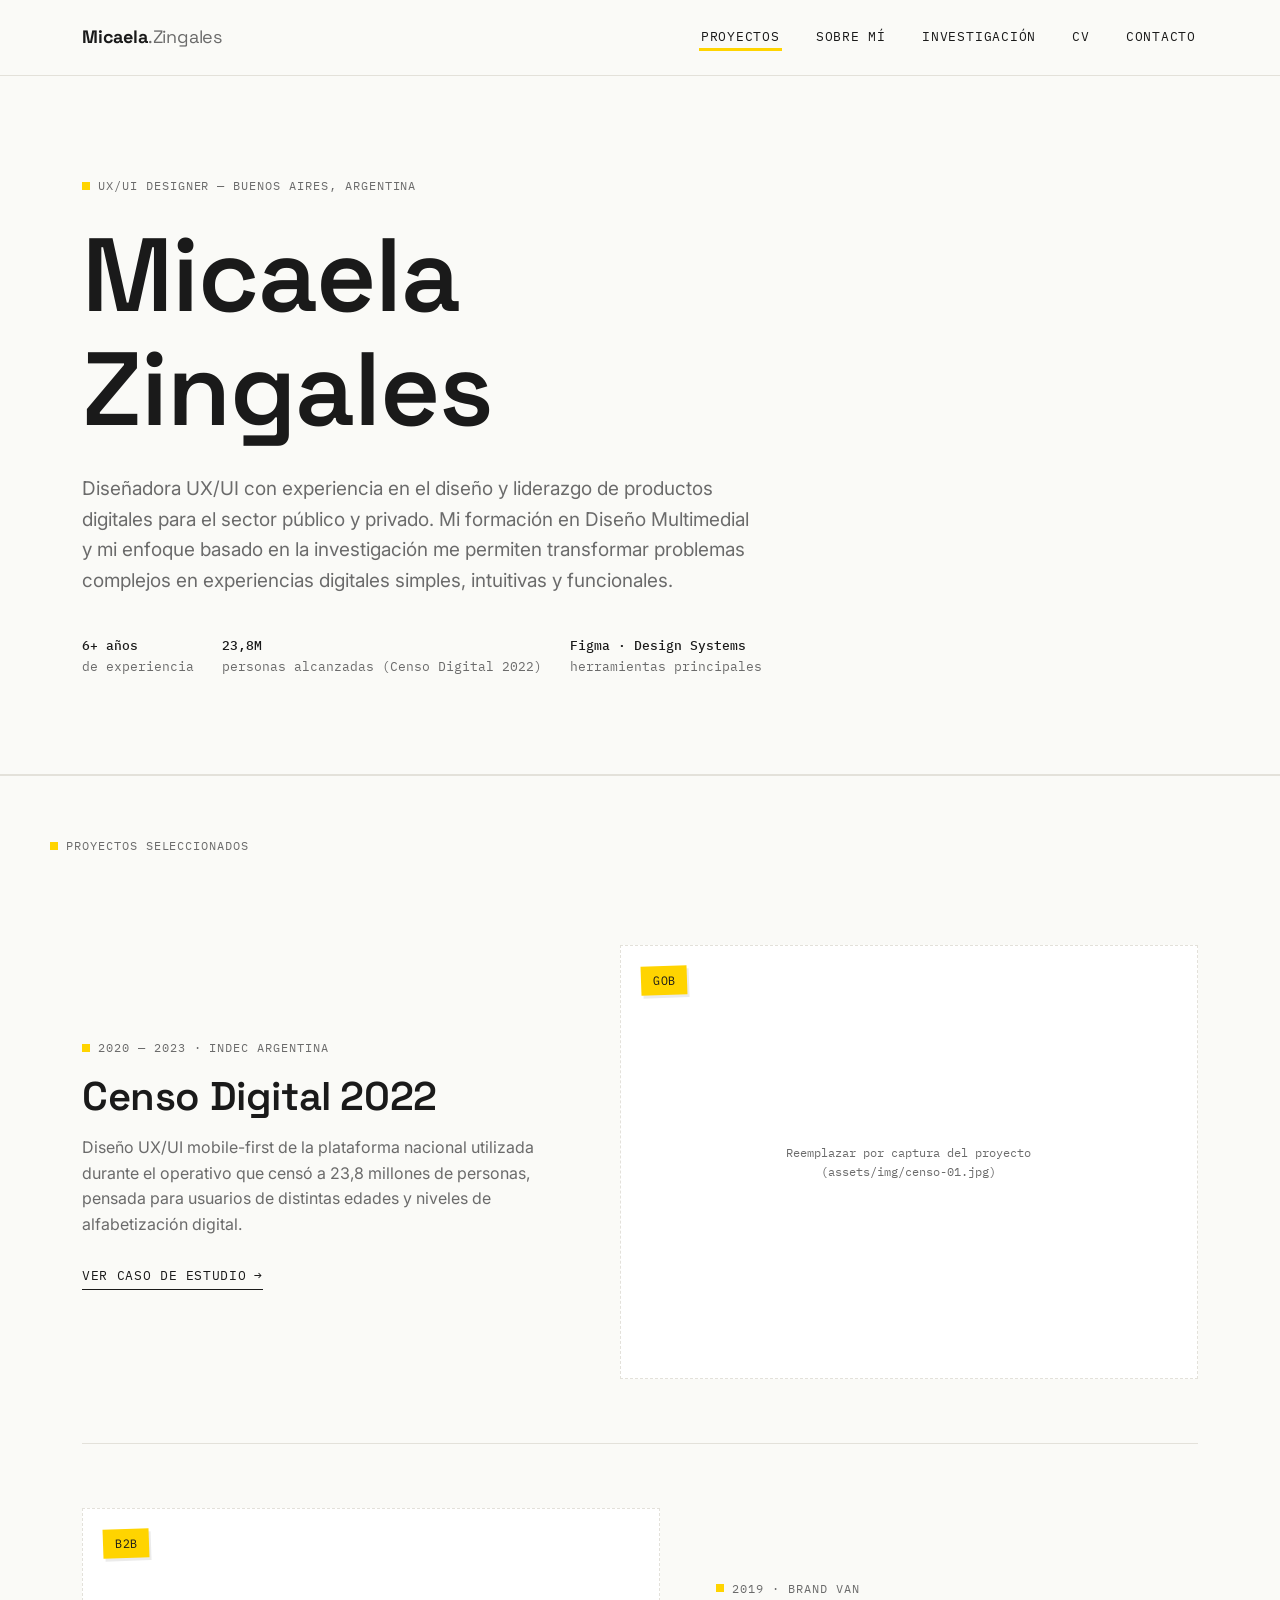
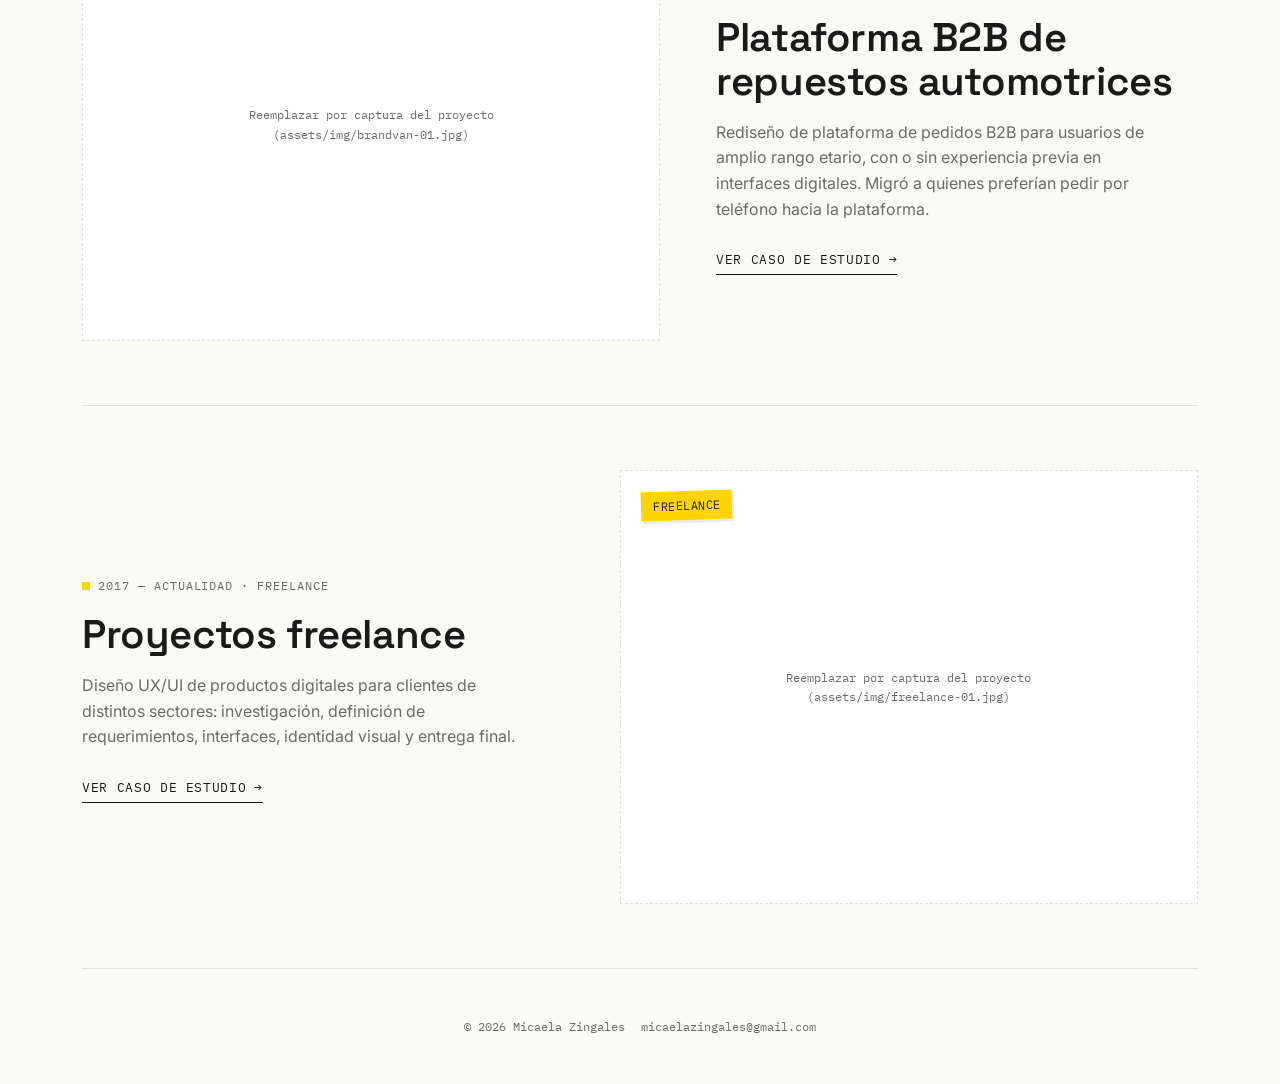
<file: index.html>
<!DOCTYPE html>
<html lang="es">
<head>
  <meta charset="UTF-8">
  <meta name="viewport" content="width=device-width, initial-scale=1.0">
  <title>Micaela Zingales — UX/UI Designer</title>
  <meta name="description" content="Portfolio de Micaela Zingales, diseñadora UX/UI especializada en investigación y producto digital.">
  <link rel="stylesheet" href="css/style.css">
</head>
<body>

  <nav class="nav">
    <div class="wrap">
      <a href="index.html" class="nav-logo">Micaela<span>.Zingales</span></a>
      <button class="nav-toggle" aria-label="Abrir menú">
        <span></span><span></span><span></span>
      </button>
      <ul class="nav-links">
        <li><a href="index.html" class="active">Proyectos</a></li>
        <li><a href="sobre-mi.html">Sobre mí</a></li>
        <li><a href="investigacion.html">Investigación</a></li>
        <li><a href="cv.html">CV</a></li>
        <li><a href="contacto.html">Contacto</a></li>
      </ul>
    </div>
  </nav>

  <header class="hero">
    <div class="wrap">
      <span class="eyebrow">UX/UI Designer — Buenos Aires, Argentina</span>
      <h1 class="hero-name">Micaela<br>Zingales</h1>
      <p class="hero-bio">Diseñadora UX/UI con experiencia en el diseño y liderazgo de productos digitales para el sector público y privado. Mi formación en Diseño Multimedial y mi enfoque basado en la investigación me permiten transformar problemas complejos en experiencias digitales simples, intuitivas y funcionales.</p>
      <div class="hero-meta">
        <span><strong>6+ años</strong><br>de experiencia</span>
        <span><strong>23,8M</strong><br>personas alcanzadas (Censo Digital 2022)</span>
        <span><strong>Figma · Design Systems</strong><br>herramientas principales</span>
      </div>
    </div>
  </header>

  <section class="projects" id="proyectos">
    <div class="wrap section-label">
      <span class="eyebrow">Proyectos seleccionados</span>
    </div>

    <div class="wrap">

      <article class="project-row">
        <div class="project-info">
          <span class="eyebrow">2020 — 2023 · INDEC Argentina</span>
          <h2 class="project-title">Censo Digital 2022</h2>
          <p class="project-desc">Diseño UX/UI mobile-first de la plataforma nacional utilizada durante el operativo que censó a 23,8 millones de personas, pensada para usuarios de distintas edades y niveles de alfabetización digital.</p>
          <a href="proyecto-censo.html" class="project-link">Ver caso de estudio</a>
        </div>
        <div class="project-visual">
          <span class="tag">Gob</span>
          <p class="placeholder-text">Reemplazar por captura del proyecto<br>(assets/img/censo-01.jpg)</p>
        </div>
      </article>

      <article class="project-row">
        <div class="project-info">
          <span class="eyebrow">2019 · Brand Van</span>
          <h2 class="project-title">Plataforma B2B de repuestos automotrices</h2>
          <p class="project-desc">Rediseño de plataforma de pedidos B2B para usuarios de amplio rango etario, con o sin experiencia previa en interfaces digitales. Migró a quienes preferían pedir por teléfono hacia la plataforma.</p>
          <a href="proyecto-brandvan.html" class="project-link">Ver caso de estudio</a>
        </div>
        <div class="project-visual">
          <span class="tag">B2B</span>
          <p class="placeholder-text">Reemplazar por captura del proyecto<br>(assets/img/brandvan-01.jpg)</p>
        </div>
      </article>

      <article class="project-row">
        <div class="project-info">
          <span class="eyebrow">2017 — Actualidad · Freelance</span>
          <h2 class="project-title">Proyectos freelance</h2>
          <p class="project-desc">Diseño UX/UI de productos digitales para clientes de distintos sectores: investigación, definición de requerimientos, interfaces, identidad visual y entrega final.</p>
          <a href="proyecto-freelance.html" class="project-link">Ver caso de estudio</a>
        </div>
        <div class="project-visual">
          <span class="tag">Freelance</span>
          <p class="placeholder-text">Reemplazar por captura del proyecto<br>(assets/img/freelance-01.jpg)</p>
        </div>
      </article>

    </div>
  </section>

  <footer>
    <div class="wrap" style="display:flex; justify-content:space-between; flex-wrap:wrap; gap:16px;">
      <span>© 2026 Micaela Zingales</span>
      <span><a href="contacto.html">micaelazingales@gmail.com</a></span>
    </div>
  </footer>

  <script src="js/main.js"></script>
</body>
</html>
</file>
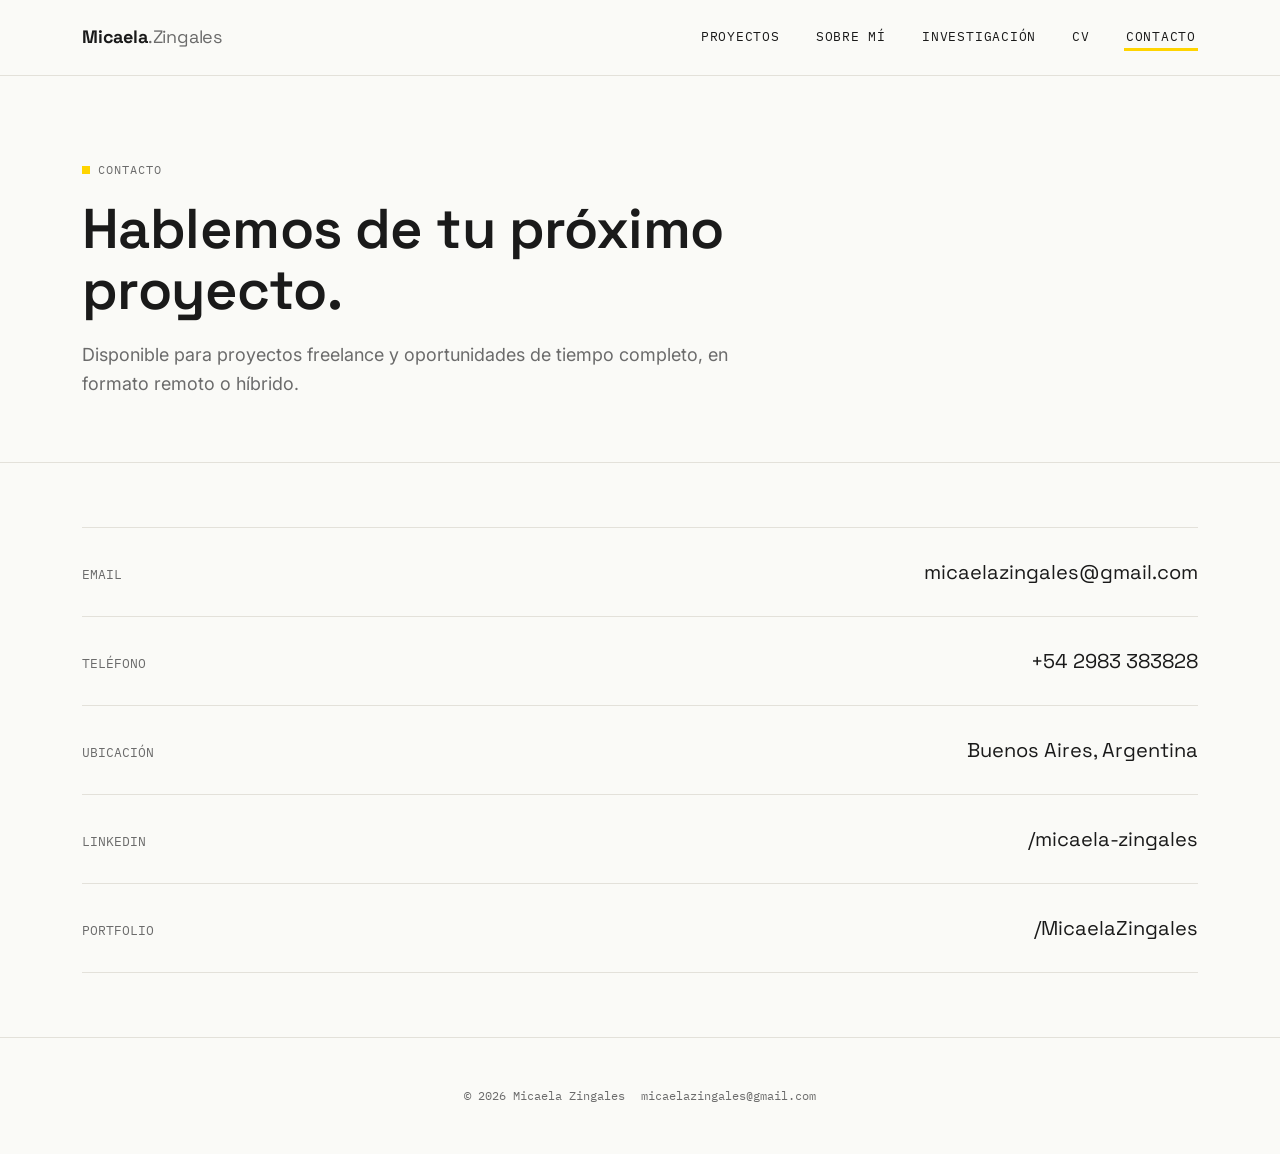
<file: contacto.html>
<!DOCTYPE html>
<html lang="es">
<head>
  <meta charset="UTF-8">
  <meta name="viewport" content="width=device-width, initial-scale=1.0">
  <title>Contacto — Micaela Zingales</title>
  <link rel="stylesheet" href="css/style.css">
</head>
<body>

  <nav class="nav">
    <div class="wrap">
      <a href="index.html" class="nav-logo">Micaela<span>.Zingales</span></a>
      <button class="nav-toggle" aria-label="Abrir menú">
        <span></span><span></span><span></span>
      </button>
      <ul class="nav-links">
        <li><a href="index.html">Proyectos</a></li>
        <li><a href="sobre-mi.html">Sobre mí</a></li>
        <li><a href="investigacion.html">Investigación</a></li>
        <li><a href="cv.html">CV</a></li>
        <li><a href="contacto.html" class="active">Contacto</a></li>
      </ul>
    </div>
  </nav>

  <header class="page-hero">
    <div class="wrap">
      <span class="eyebrow">Contacto</span>
      <h1>Hablemos de tu próximo proyecto.</h1>
      <p>Disponible para proyectos freelance y oportunidades de tiempo completo, en formato remoto o híbrido.</p>
    </div>
  </header>

  <section class="content-block">
    <div class="wrap">
      <ul class="contact-list">
        <li>
          <span class="label">Email</span>
          <a class="value" href="mailto:micaelazingales@gmail.com">micaelazingales@gmail.com</a>
        </li>
        <li>
          <span class="label">Teléfono</span>
          <a class="value" href="tel:+542983383828">+54 2983 383828</a>
        </li>
        <li>
          <span class="label">Ubicación</span>
          <span class="value">Buenos Aires, Argentina</span>
        </li>
        <li>
          <span class="label">LinkedIn</span>
          <a class="value" href="https://linkedin.com/in/micaela-zingales/" target="_blank" rel="noopener">/micaela-zingales</a>
        </li>
        <li>
          <span class="label">Portfolio</span>
          <a class="value" href="https://behance.net/MicaelaZingales" target="_blank" rel="noopener">/MicaelaZingales</a>
        </li>
      </ul>
    </div>
  </section>

  <footer>
    <div class="wrap" style="display:flex; justify-content:space-between; flex-wrap:wrap; gap:16px;">
      <span>© 2026 Micaela Zingales</span>
      <span><a href="mailto:micaelazingales@gmail.com">micaelazingales@gmail.com</a></span>
    </div>
  </footer>

  <script src="js/main.js"></script>
</body>
</html>
</file>
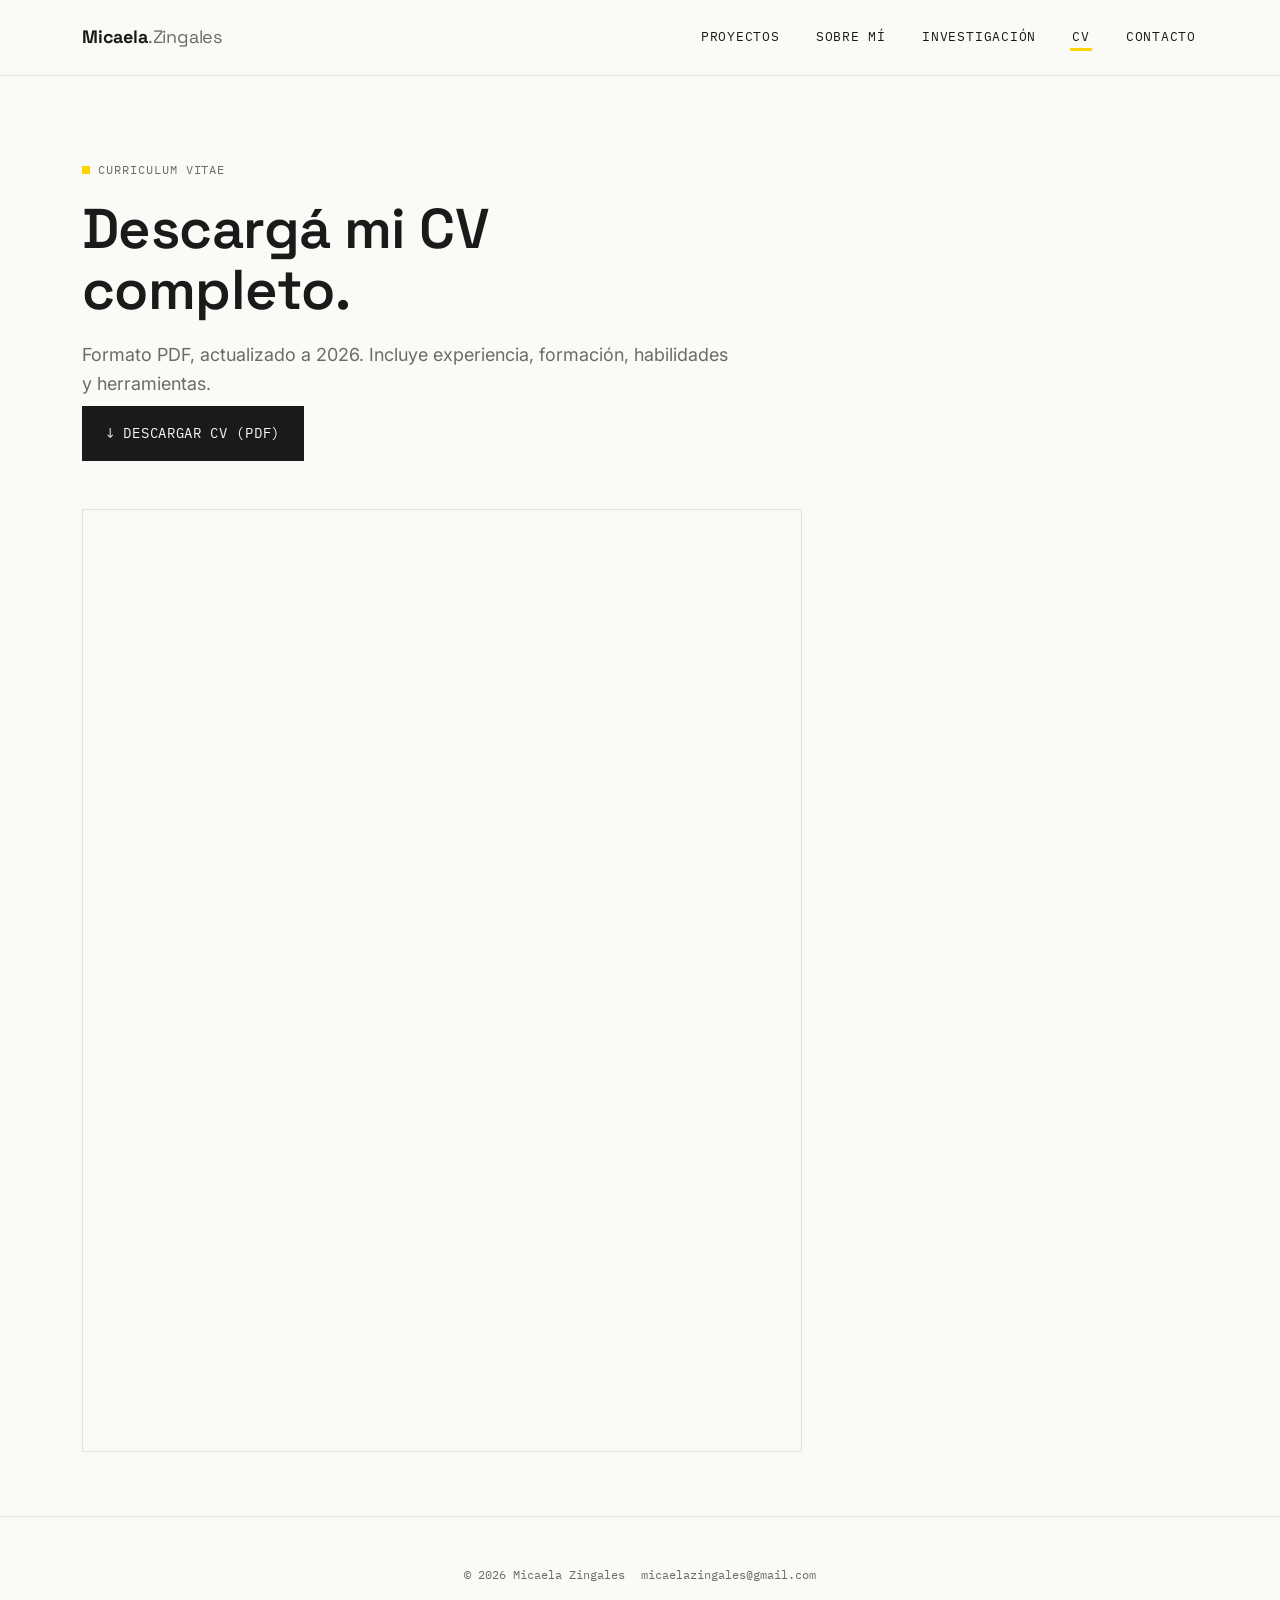
<file: cv.html>
<!DOCTYPE html>
<html lang="es">
<head>
  <meta charset="UTF-8">
  <meta name="viewport" content="width=device-width, initial-scale=1.0">
  <title>CV — Micaela Zingales</title>
  <link rel="stylesheet" href="css/style.css">
</head>
<body>

  <nav class="nav">
    <div class="wrap">
      <a href="index.html" class="nav-logo">Micaela<span>.Zingales</span></a>
      <button class="nav-toggle" aria-label="Abrir menú">
        <span></span><span></span><span></span>
      </button>
      <ul class="nav-links">
        <li><a href="index.html">Proyectos</a></li>
        <li><a href="sobre-mi.html">Sobre mí</a></li>
        <li><a href="investigacion.html">Investigación</a></li>
        <li><a href="cv.html" class="active">CV</a></li>
        <li><a href="contacto.html">Contacto</a></li>
      </ul>
    </div>
  </nav>

  <header class="page-hero">
    <div class="wrap">
      <span class="eyebrow">Curriculum Vitae</span>
      <h1>Descargá mi CV completo.</h1>
      <p>Formato PDF, actualizado a 2026. Incluye experiencia, formación, habilidades y herramientas.</p>
      <a href="assets/cv/CV_Micaela_Zingales.pdf" download class="cv-download">↓ Descargar CV (PDF)</a>

      <div class="cv-embed">
        <iframe src="assets/cv/CV_Micaela_Zingales.pdf" title="CV de Micaela Zingales"></iframe>
      </div>
    </div>
  </header>

  <footer>
    <div class="wrap" style="display:flex; justify-content:space-between; flex-wrap:wrap; gap:16px;">
      <span>© 2026 Micaela Zingales</span>
      <span><a href="contacto.html">micaelazingales@gmail.com</a></span>
    </div>
  </footer>

  <script src="js/main.js"></script>
</body>
</html>
</file>
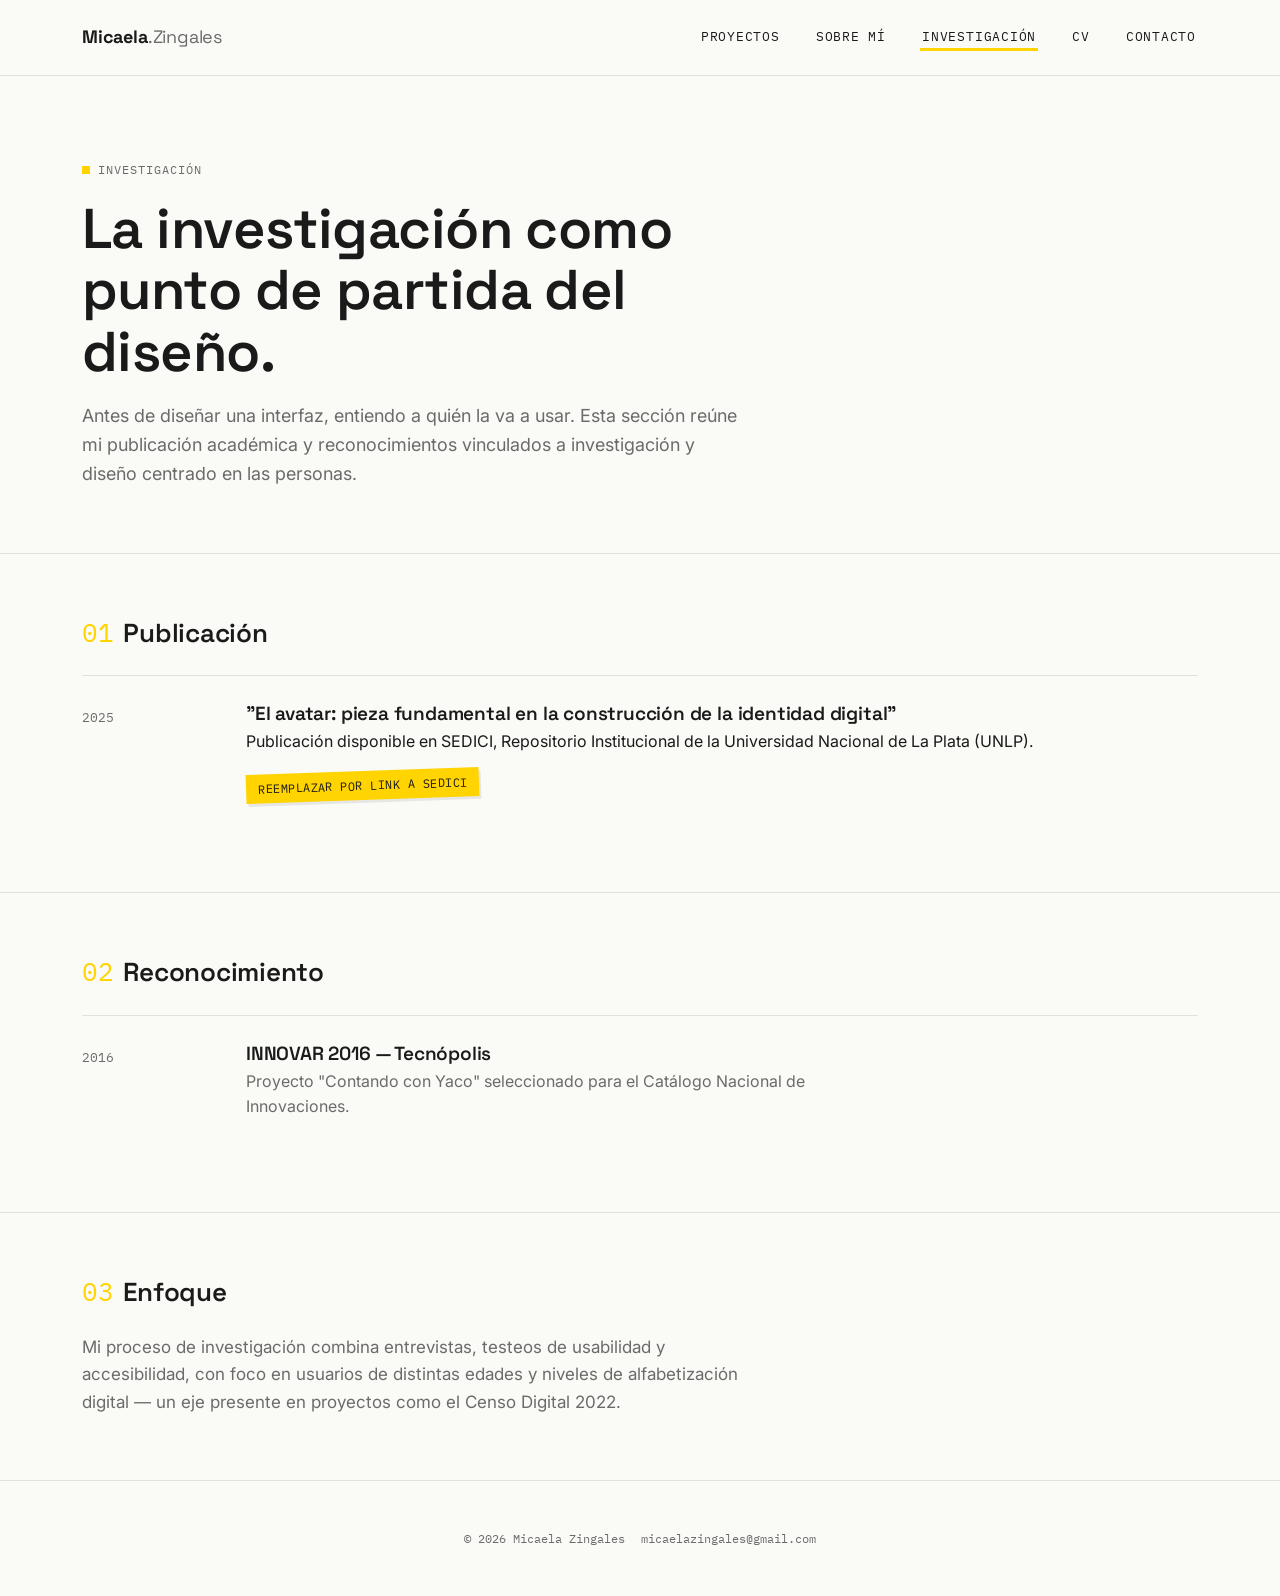
<file: investigacion.html>
<!DOCTYPE html>
<html lang="es">
<head>
  <meta charset="UTF-8">
  <meta name="viewport" content="width=device-width, initial-scale=1.0">
  <title>Investigación — Micaela Zingales</title>
  <link rel="stylesheet" href="css/style.css">
</head>
<body>

  <nav class="nav">
    <div class="wrap">
      <a href="index.html" class="nav-logo">Micaela<span>.Zingales</span></a>
      <button class="nav-toggle" aria-label="Abrir menú">
        <span></span><span></span><span></span>
      </button>
      <ul class="nav-links">
        <li><a href="index.html">Proyectos</a></li>
        <li><a href="sobre-mi.html">Sobre mí</a></li>
        <li><a href="investigacion.html" class="active">Investigación</a></li>
        <li><a href="cv.html">CV</a></li>
        <li><a href="contacto.html">Contacto</a></li>
      </ul>
    </div>
  </nav>

  <header class="page-hero">
    <div class="wrap">
      <span class="eyebrow">Investigación</span>
      <h1>La investigación como punto de partida del diseño.</h1>
      <p>Antes de diseñar una interfaz, entiendo a quién la va a usar. Esta sección reúne mi publicación académica y reconocimientos vinculados a investigación y diseño centrado en las personas.</p>
    </div>
  </header>

  <section class="content-block">
    <div class="wrap">
      <h2><span class="num">01</span>Publicación</h2>
      <div class="timeline-item">
        <div class="years">2025</div>
        <div>
          <h3>"El avatar: pieza fundamental en la construcción de la identidad digital"</h3>
          <p>Publicación disponible en SEDICI, Repositorio Institucional de la Universidad Nacional de La Plata (UNLP).</p>
          <p style="margin-top:16px;"><span class="tag">Reemplazar por link a SEDICI</span></p>
        </div>
      </div>
    </div>
  </section>

  <section class="content-block">
    <div class="wrap">
      <h2><span class="num">02</span>Reconocimiento</h2>
      <div class="timeline-item">
        <div class="years">2016</div>
        <div>
          <h3>INNOVAR 2016 — Tecnópolis</h3>
          <p>Proyecto "Contando con Yaco" seleccionado para el Catálogo Nacional de Innovaciones.</p>
        </div>
      </div>
    </div>
  </section>

  <section class="content-block">
    <div class="wrap">
      <h2><span class="num">03</span>Enfoque</h2>
      <p style="color:var(--ink-soft); max-width:60ch; font-size:17px;">Mi proceso de investigación combina entrevistas, testeos de usabilidad y accesibilidad, con foco en usuarios de distintas edades y niveles de alfabetización digital — un eje presente en proyectos como el Censo Digital 2022.</p>
    </div>
  </section>

  <footer>
    <div class="wrap" style="display:flex; justify-content:space-between; flex-wrap:wrap; gap:16px;">
      <span>© 2026 Micaela Zingales</span>
      <span><a href="contacto.html">micaelazingales@gmail.com</a></span>
    </div>
  </footer>

  <script src="js/main.js"></script>
</body>
</html>
</file>
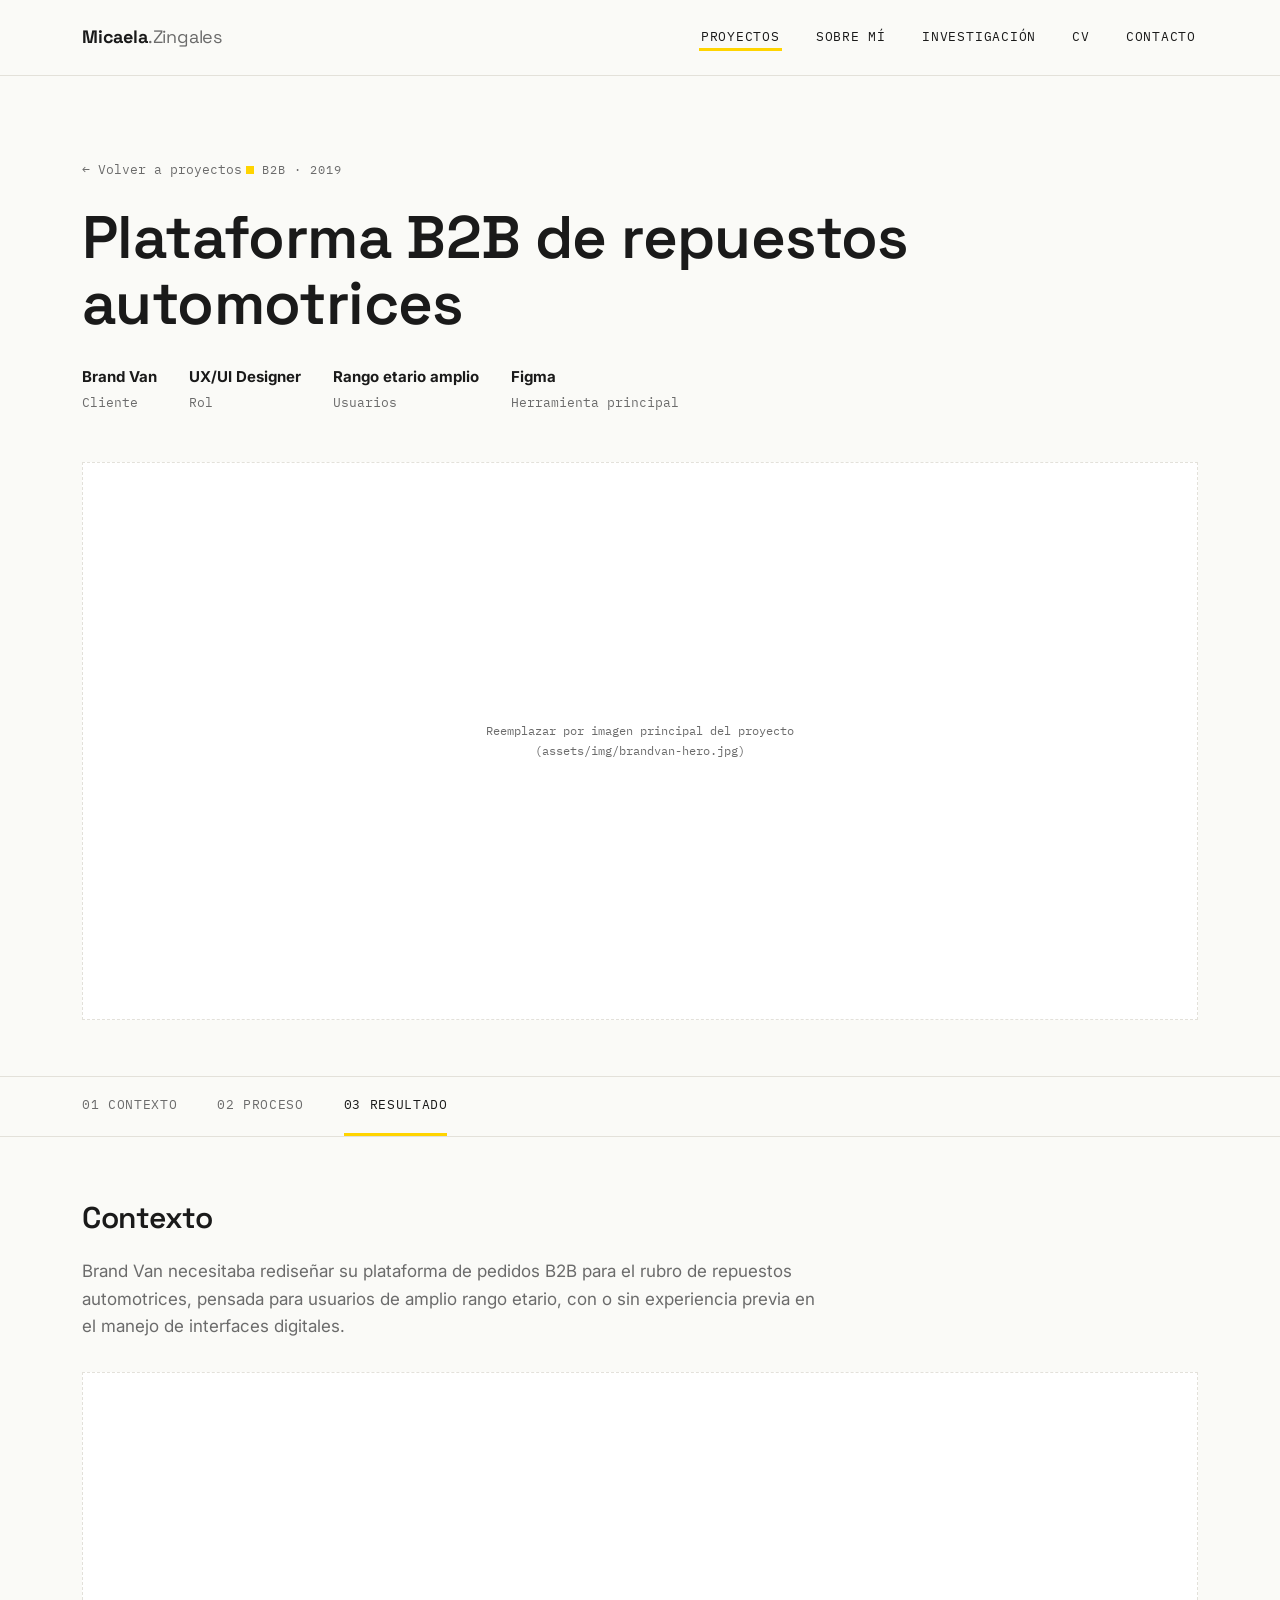
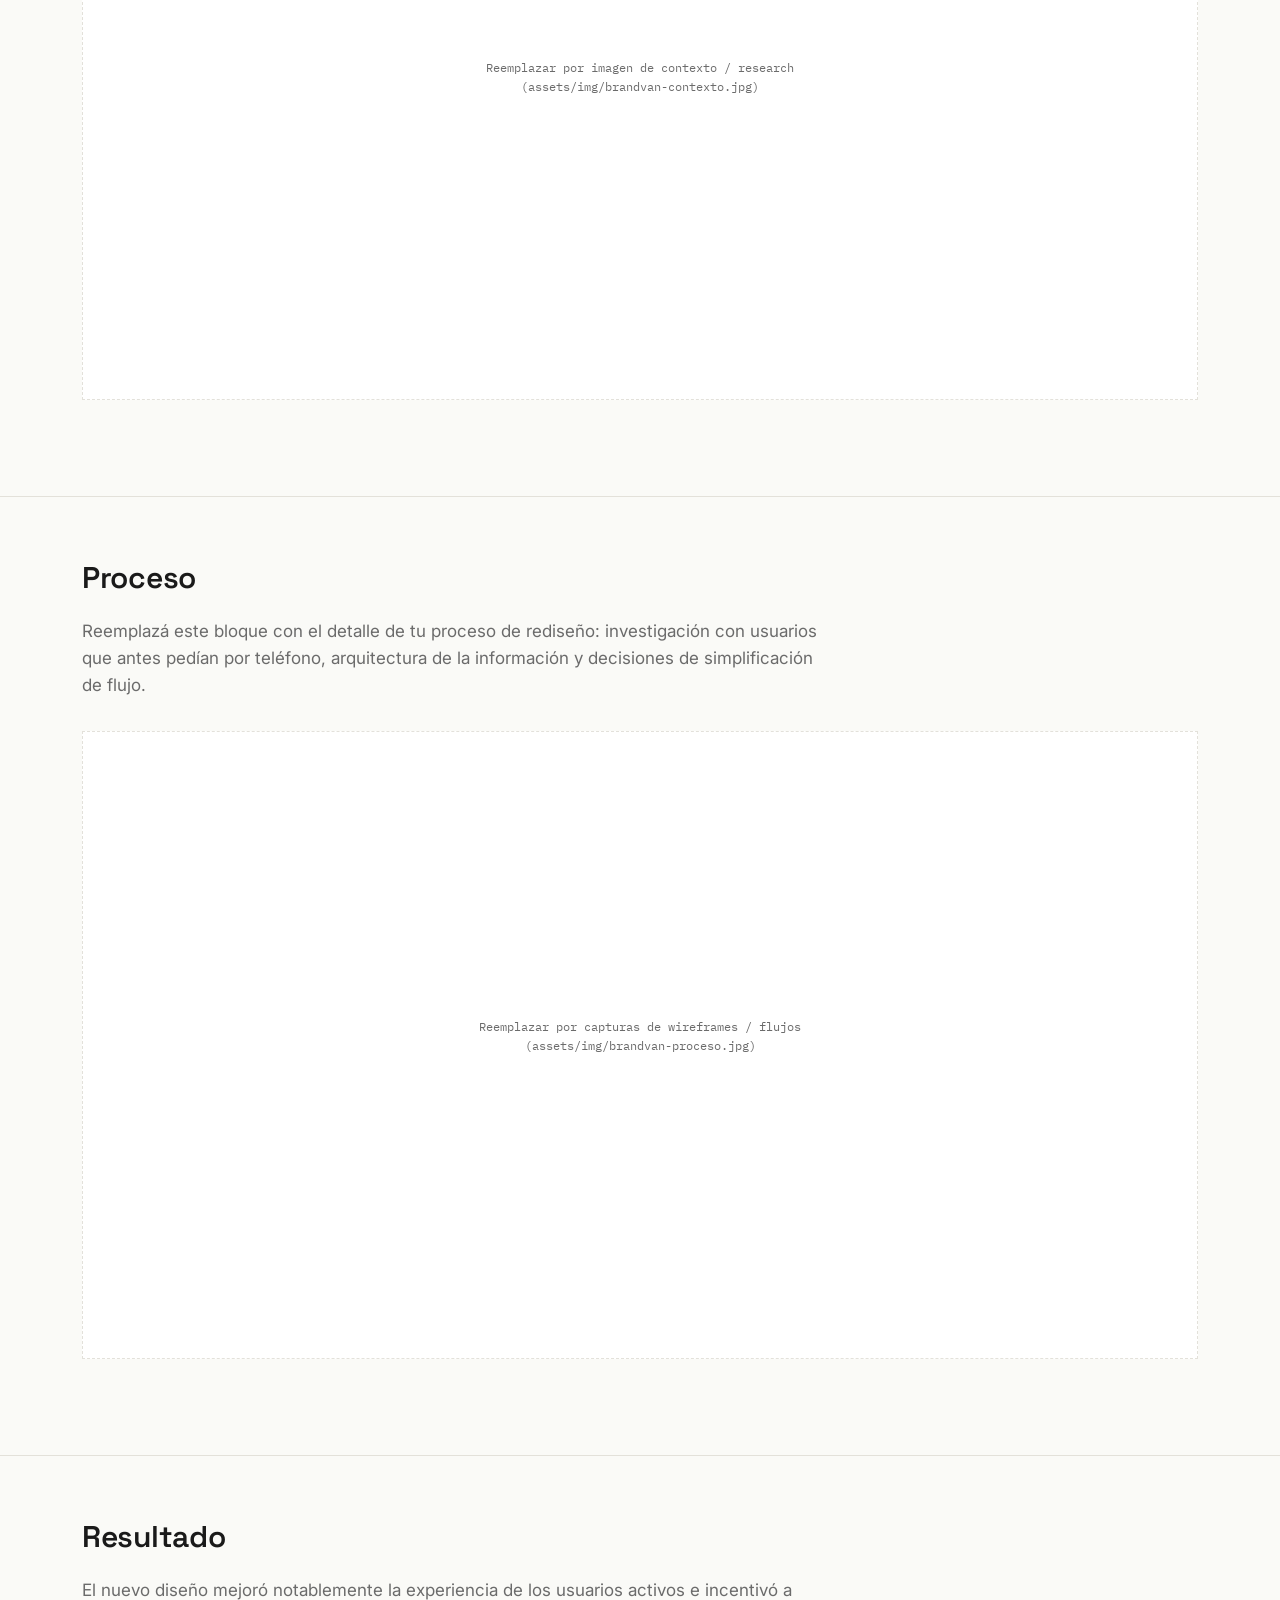
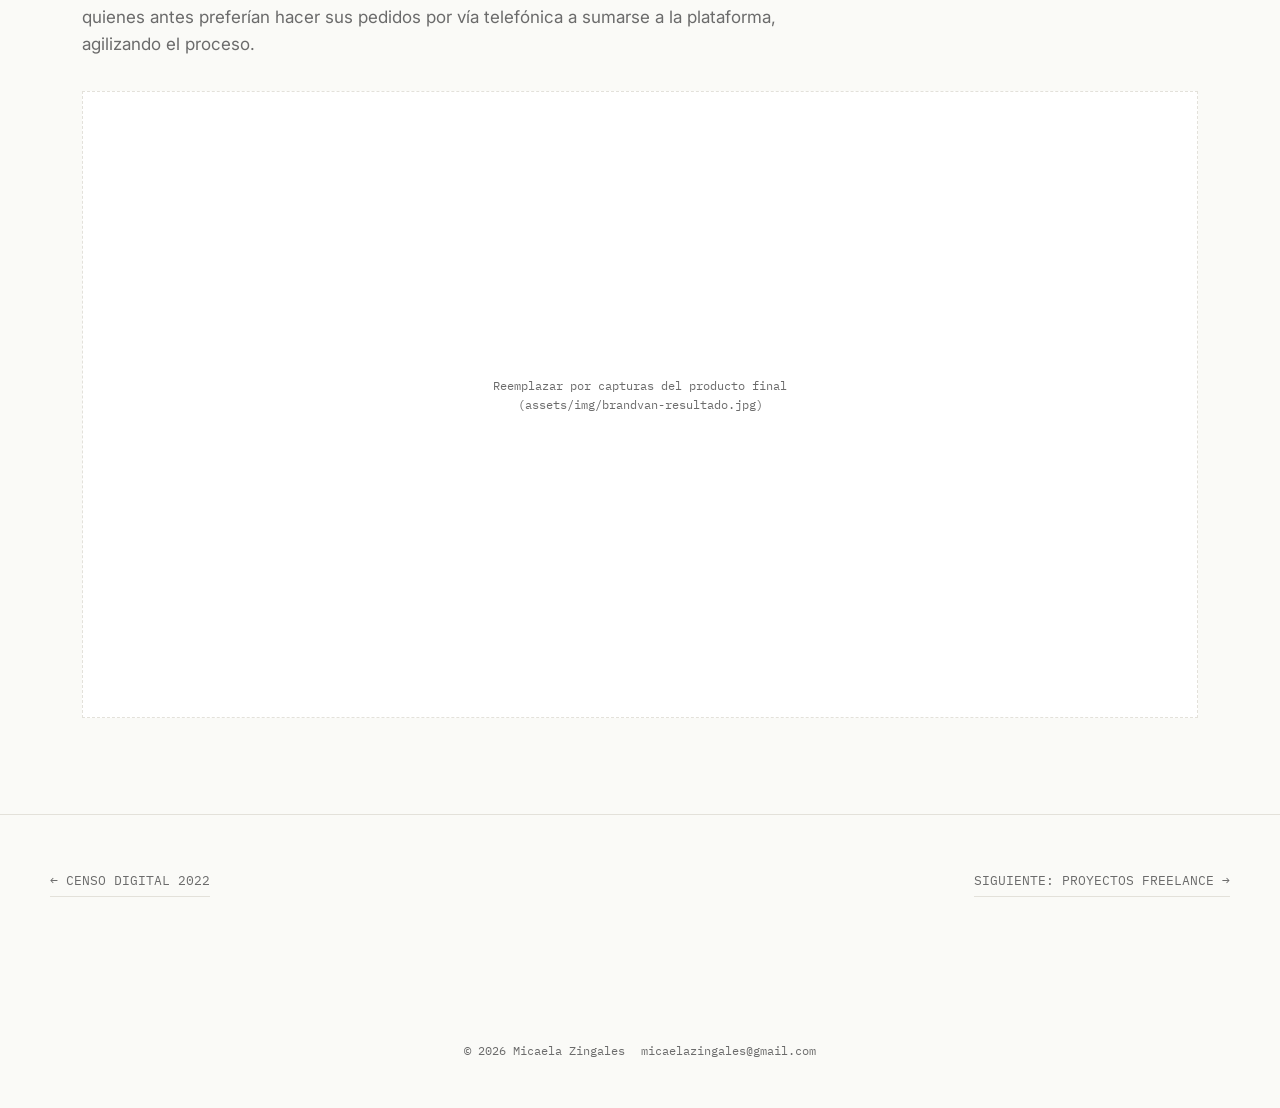
<file: proyecto-brandvan.html>
<!DOCTYPE html>
<html lang="es">
<head>
  <meta charset="UTF-8">
  <meta name="viewport" content="width=device-width, initial-scale=1.0">
  <title>Plataforma B2B — Micaela Zingales</title>
  <link rel="stylesheet" href="css/style.css">
</head>
<body>

  <nav class="nav">
    <div class="wrap">
      <a href="index.html" class="nav-logo">Micaela<span>.Zingales</span></a>
      <button class="nav-toggle" aria-label="Abrir menú">
        <span></span><span></span><span></span>
      </button>
      <ul class="nav-links">
        <li><a href="index.html" class="active">Proyectos</a></li>
        <li><a href="sobre-mi.html">Sobre mí</a></li>
        <li><a href="investigacion.html">Investigación</a></li>
        <li><a href="cv.html">CV</a></li>
        <li><a href="contacto.html">Contacto</a></li>
      </ul>
    </div>
  </nav>

  <header class="project-hero">
    <div class="wrap">
      <a href="index.html#proyectos" class="back-link">← Volver a proyectos</a>
      <span class="eyebrow">B2B · 2019</span>
      <h1>Plataforma B2B de repuestos automotrices</h1>
      <div class="project-hero-meta">
        <span><strong>Brand Van</strong>Cliente</span>
        <span><strong>UX/UI Designer</strong>Rol</span>
        <span><strong>Rango etario amplio</strong>Usuarios</span>
        <span><strong>Figma</strong>Herramienta principal</span>
      </div>
      <div class="project-hero-visual">
        <p class="placeholder-text">Reemplazar por imagen principal del proyecto<br>(assets/img/brandvan-hero.jpg)</p>
      </div>
    </div>
  </header>

  <nav class="case-nav">
    <div class="wrap">
      <ul>
        <li><a href="#contexto">01 Contexto</a></li>
        <li><a href="#proceso">02 Proceso</a></li>
        <li><a href="#resultado">03 Resultado</a></li>
      </ul>
    </div>
  </nav>

  <section class="case-section" id="contexto">
    <div class="wrap">
      <h2>Contexto</h2>
      <p>Brand Van necesitaba rediseñar su plataforma de pedidos B2B para el rubro de repuestos automotrices, pensada para usuarios de amplio rango etario, con o sin experiencia previa en el manejo de interfaces digitales.</p>
      <div class="case-visual">
        <p class="placeholder-text">Reemplazar por imagen de contexto / research<br>(assets/img/brandvan-contexto.jpg)</p>
      </div>
    </div>
  </section>

  <section class="case-section" id="proceso">
    <div class="wrap">
      <h2>Proceso</h2>
      <p>Reemplazá este bloque con el detalle de tu proceso de rediseño: investigación con usuarios que antes pedían por teléfono, arquitectura de la información y decisiones de simplificación de flujo.</p>
      <div class="case-visual">
        <p class="placeholder-text">Reemplazar por capturas de wireframes / flujos<br>(assets/img/brandvan-proceso.jpg)</p>
      </div>
    </div>
  </section>

  <section class="case-section" id="resultado">
    <div class="wrap">
      <h2>Resultado</h2>
      <p>El nuevo diseño mejoró notablemente la experiencia de los usuarios activos e incentivó a quienes antes preferían hacer sus pedidos por vía telefónica a sumarse a la plataforma, agilizando el proceso.</p>
      <div class="case-visual">
        <p class="placeholder-text">Reemplazar por capturas del producto final<br>(assets/img/brandvan-resultado.jpg)</p>
      </div>
    </div>
  </section>

  <div class="wrap project-pager">
    <a href="proyecto-censo.html">← Censo Digital 2022</a>
    <a href="proyecto-freelance.html">Siguiente: Proyectos freelance →</a>
  </div>

  <footer>
    <div class="wrap" style="display:flex; justify-content:space-between; flex-wrap:wrap; gap:16px;">
      <span>© 2026 Micaela Zingales</span>
      <span><a href="contacto.html">micaelazingales@gmail.com</a></span>
    </div>
  </footer>

  <script src="js/main.js"></script>
</body>
</html>
</file>
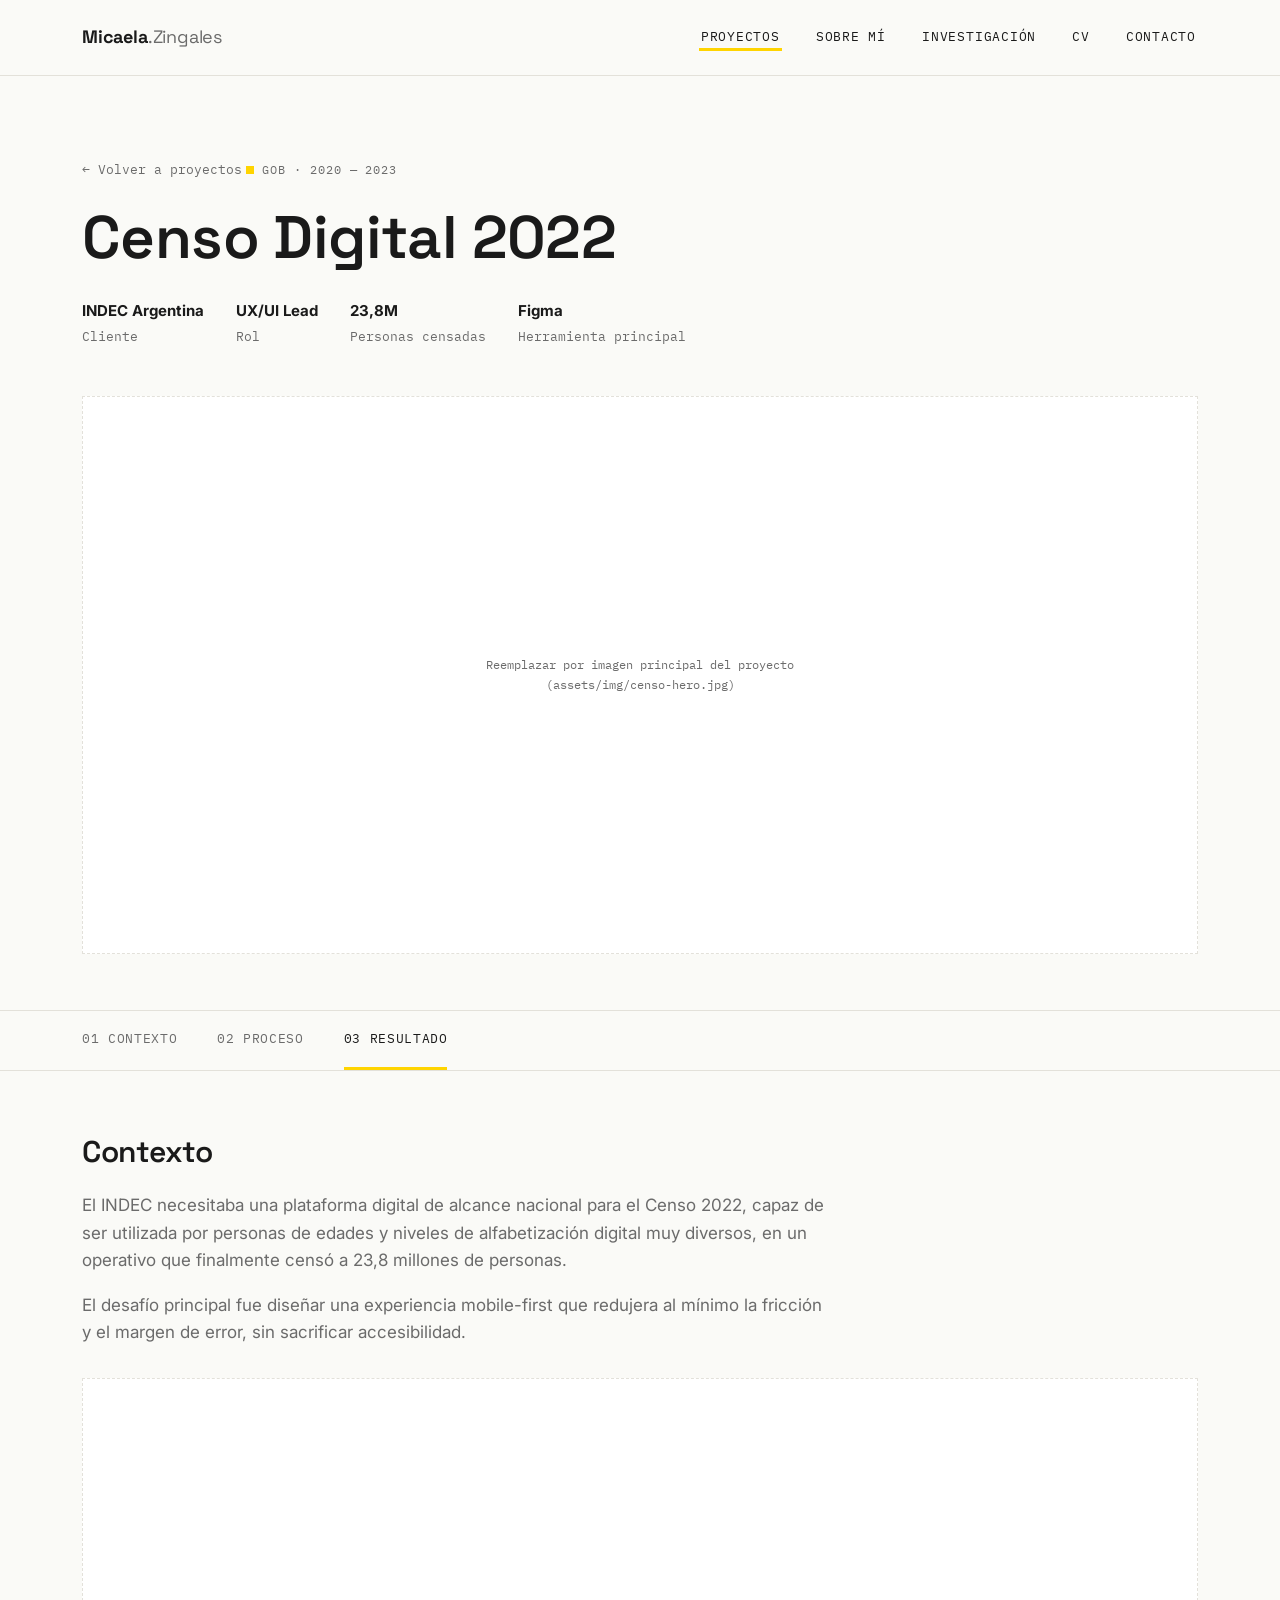
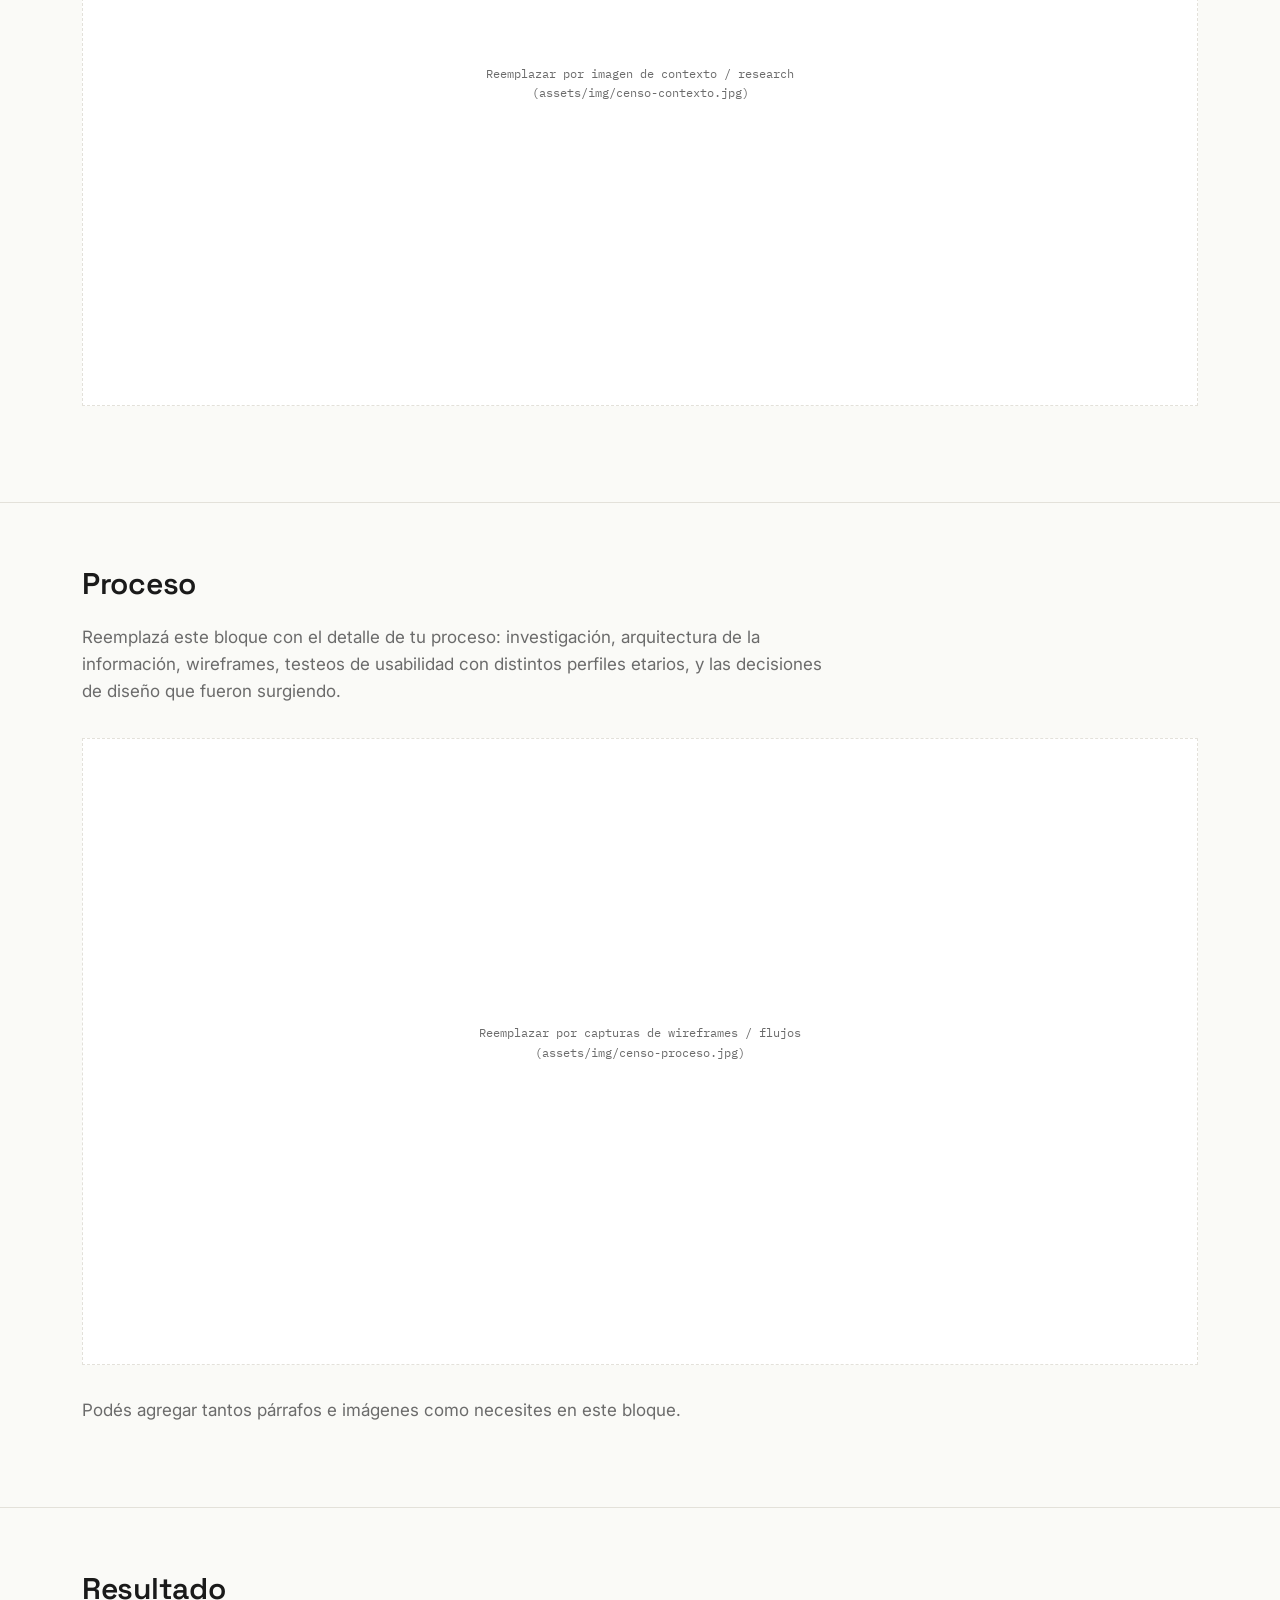
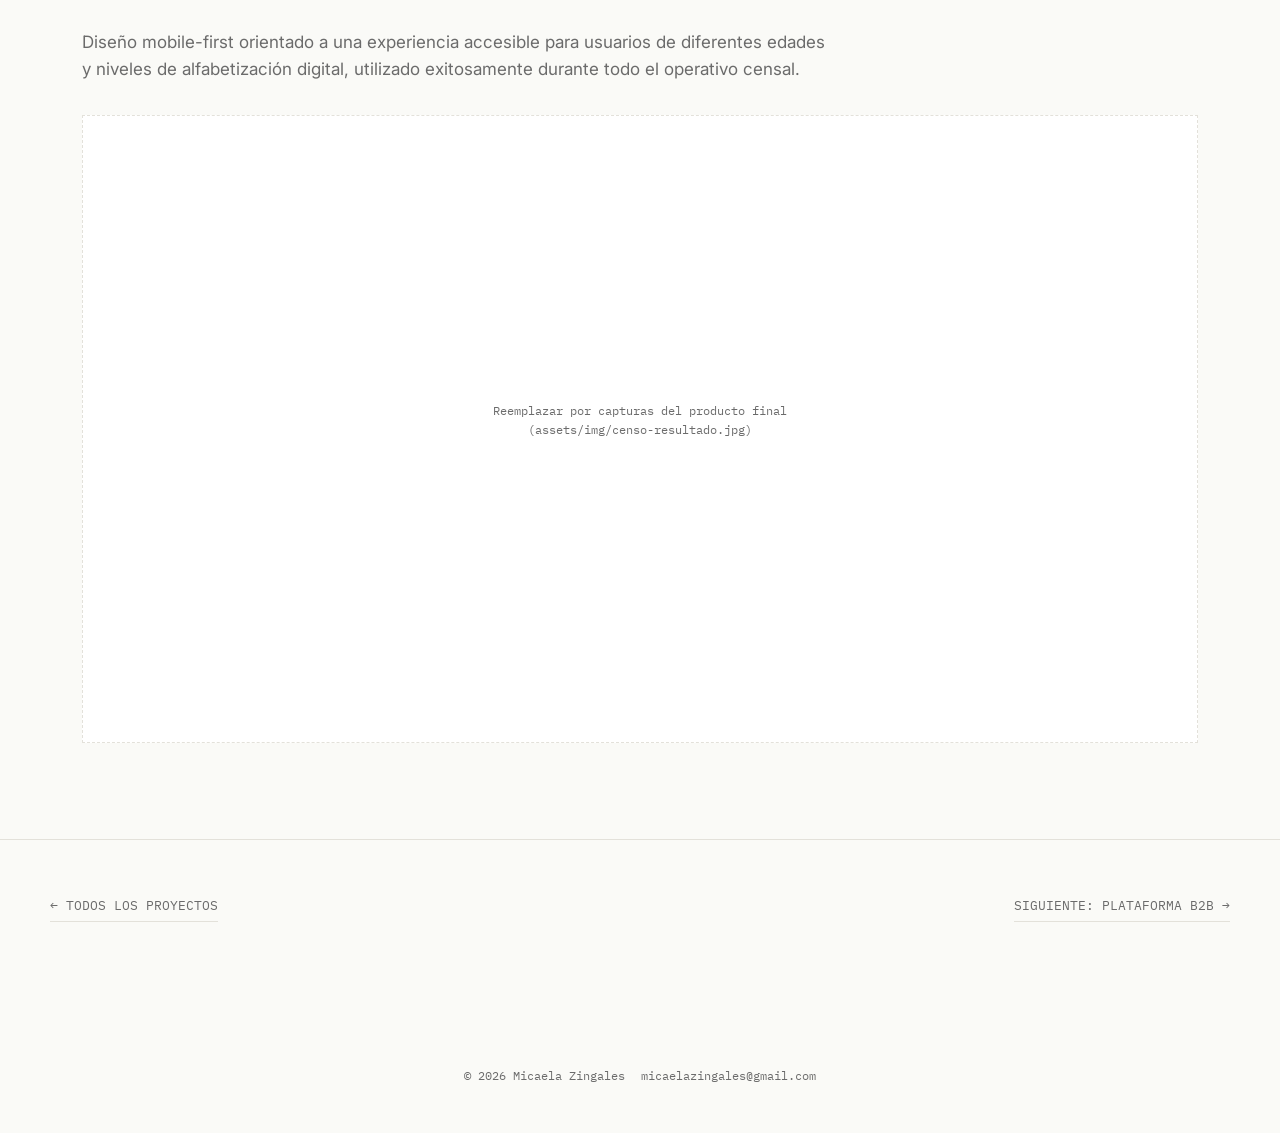
<file: proyecto-censo.html>
<!DOCTYPE html>
<html lang="es">
<head>
  <meta charset="UTF-8">
  <meta name="viewport" content="width=device-width, initial-scale=1.0">
  <title>Censo Digital 2022 — Micaela Zingales</title>
  <link rel="stylesheet" href="css/style.css">
</head>
<body>

  <nav class="nav">
    <div class="wrap">
      <a href="index.html" class="nav-logo">Micaela<span>.Zingales</span></a>
      <button class="nav-toggle" aria-label="Abrir menú">
        <span></span><span></span><span></span>
      </button>
      <ul class="nav-links">
        <li><a href="index.html" class="active">Proyectos</a></li>
        <li><a href="sobre-mi.html">Sobre mí</a></li>
        <li><a href="investigacion.html">Investigación</a></li>
        <li><a href="cv.html">CV</a></li>
        <li><a href="contacto.html">Contacto</a></li>
      </ul>
    </div>
  </nav>

  <header class="project-hero">
    <div class="wrap">
      <a href="index.html#proyectos" class="back-link">← Volver a proyectos</a>
      <span class="eyebrow">Gob · 2020 — 2023</span>
      <h1>Censo Digital 2022</h1>
      <div class="project-hero-meta">
        <span><strong>INDEC Argentina</strong>Cliente</span>
        <span><strong>UX/UI Lead</strong>Rol</span>
        <span><strong>23,8M</strong>Personas censadas</span>
        <span><strong>Figma</strong>Herramienta principal</span>
      </div>
      <div class="project-hero-visual">
        <p class="placeholder-text">Reemplazar por imagen principal del proyecto<br>(assets/img/censo-hero.jpg)</p>
      </div>
    </div>
  </header>

  <nav class="case-nav">
    <div class="wrap">
      <ul>
        <li><a href="#contexto">01 Contexto</a></li>
        <li><a href="#proceso">02 Proceso</a></li>
        <li><a href="#resultado">03 Resultado</a></li>
      </ul>
    </div>
  </nav>

  <section class="case-section" id="contexto">
    <div class="wrap">
      <h2>Contexto</h2>
      <p>El INDEC necesitaba una plataforma digital de alcance nacional para el Censo 2022, capaz de ser utilizada por personas de edades y niveles de alfabetización digital muy diversos, en un operativo que finalmente censó a 23,8 millones de personas.</p>
      <p>El desafío principal fue diseñar una experiencia mobile-first que redujera al mínimo la fricción y el margen de error, sin sacrificar accesibilidad.</p>
      <div class="case-visual">
        <p class="placeholder-text">Reemplazar por imagen de contexto / research<br>(assets/img/censo-contexto.jpg)</p>
      </div>
    </div>
  </section>

  <section class="case-section" id="proceso">
    <div class="wrap">
      <h2>Proceso</h2>
      <p>Reemplazá este bloque con el detalle de tu proceso: investigación, arquitectura de la información, wireframes, testeos de usabilidad con distintos perfiles etarios, y las decisiones de diseño que fueron surgiendo.</p>
      <div class="case-visual">
        <p class="placeholder-text">Reemplazar por capturas de wireframes / flujos<br>(assets/img/censo-proceso.jpg)</p>
      </div>
      <p>Podés agregar tantos párrafos e imágenes como necesites en este bloque.</p>
    </div>
  </section>

  <section class="case-section" id="resultado">
    <div class="wrap">
      <h2>Resultado</h2>
      <p>Diseño mobile-first orientado a una experiencia accesible para usuarios de diferentes edades y niveles de alfabetización digital, utilizado exitosamente durante todo el operativo censal.</p>
      <div class="case-visual">
        <p class="placeholder-text">Reemplazar por capturas del producto final<br>(assets/img/censo-resultado.jpg)</p>
      </div>
    </div>
  </section>

  <div class="wrap project-pager">
    <a href="index.html#proyectos">← Todos los proyectos</a>
    <a href="proyecto-brandvan.html">Siguiente: Plataforma B2B →</a>
  </div>

  <footer>
    <div class="wrap" style="display:flex; justify-content:space-between; flex-wrap:wrap; gap:16px;">
      <span>© 2026 Micaela Zingales</span>
      <span><a href="contacto.html">micaelazingales@gmail.com</a></span>
    </div>
  </footer>

  <script src="js/main.js"></script>
</body>
</html>
</file>
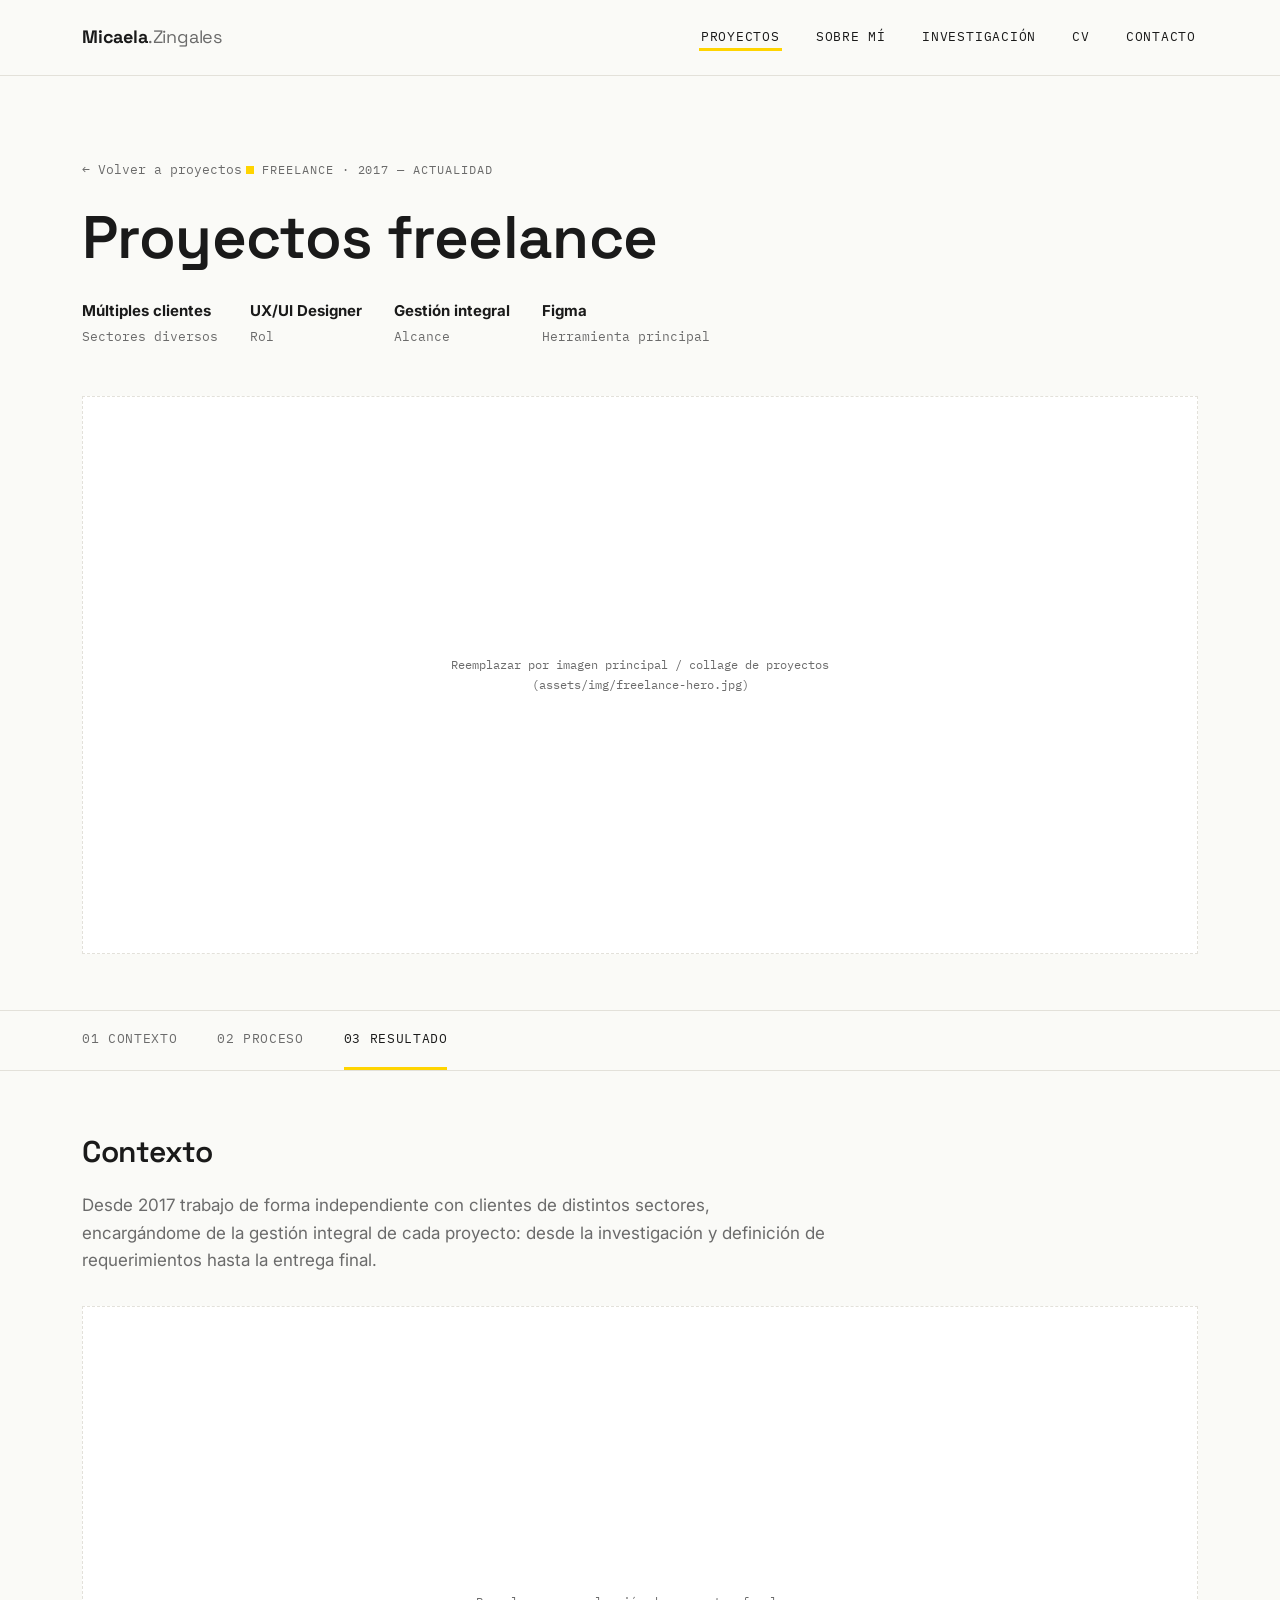
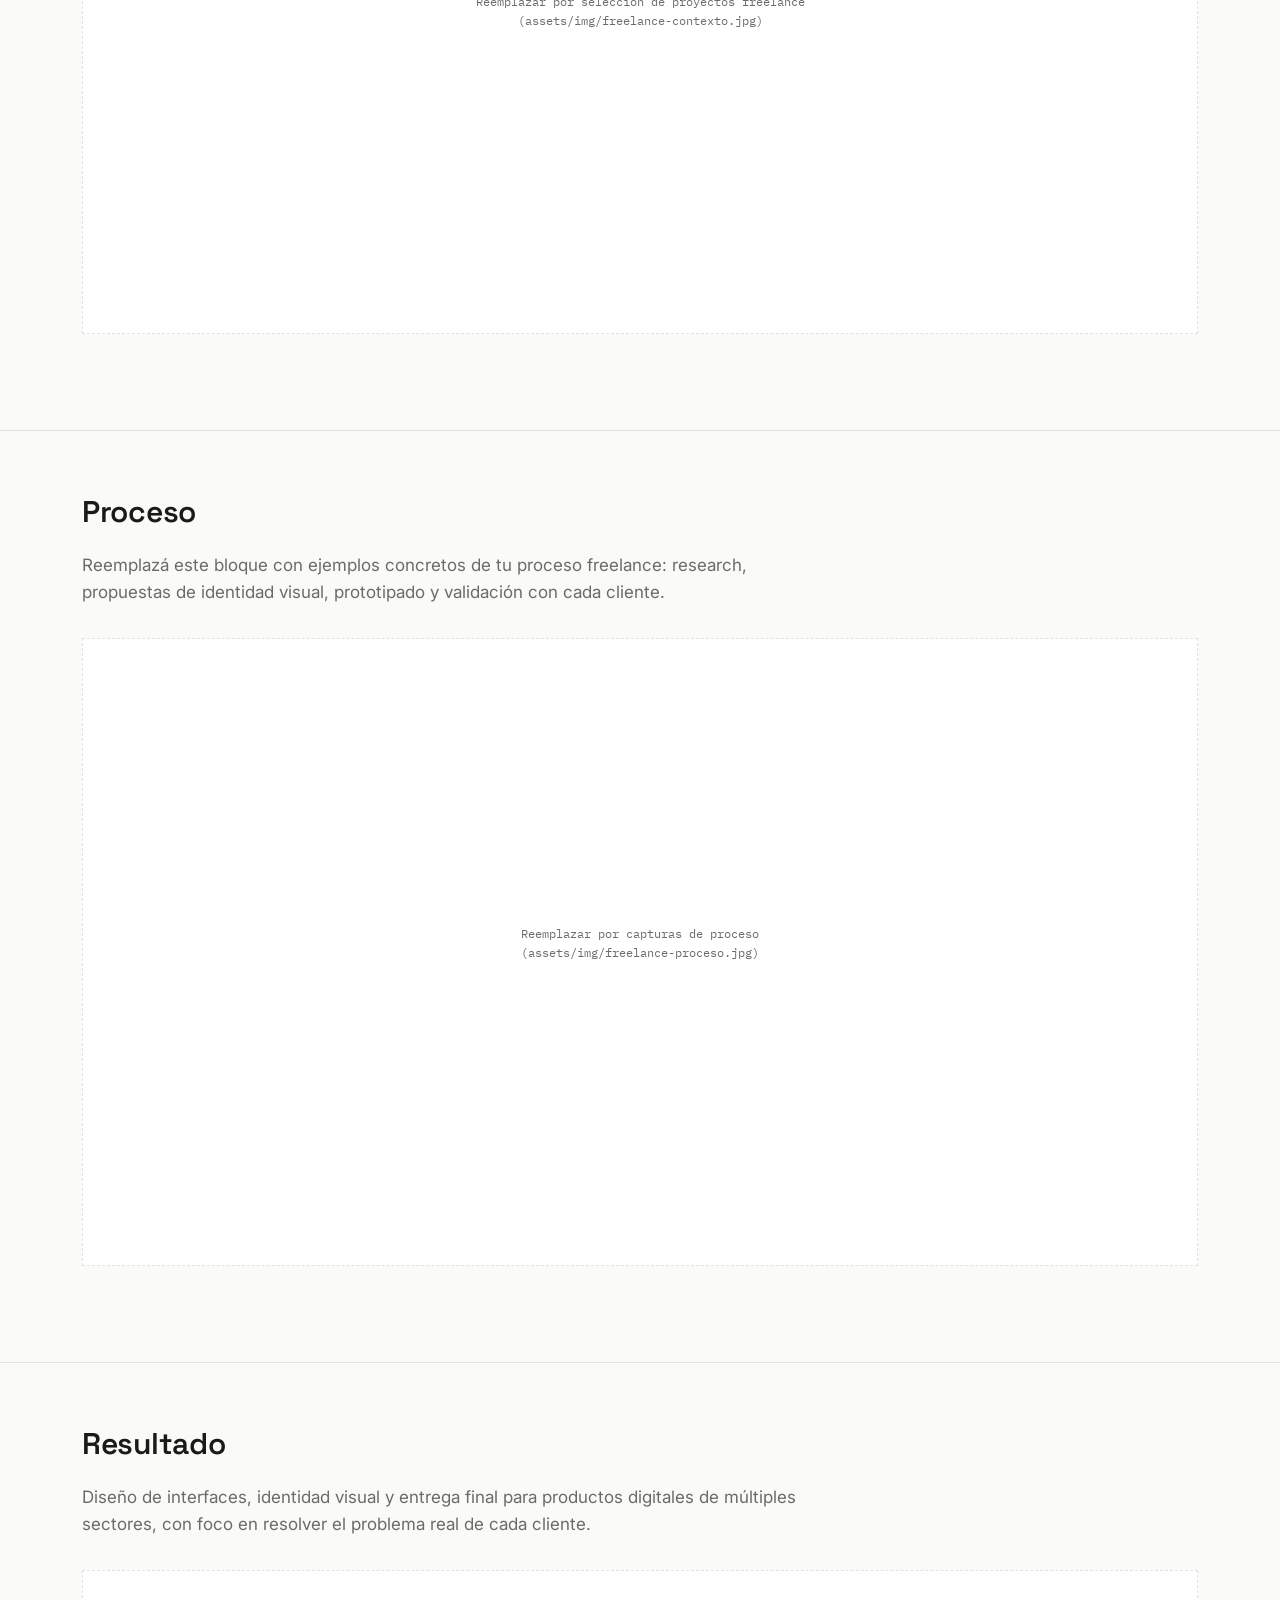
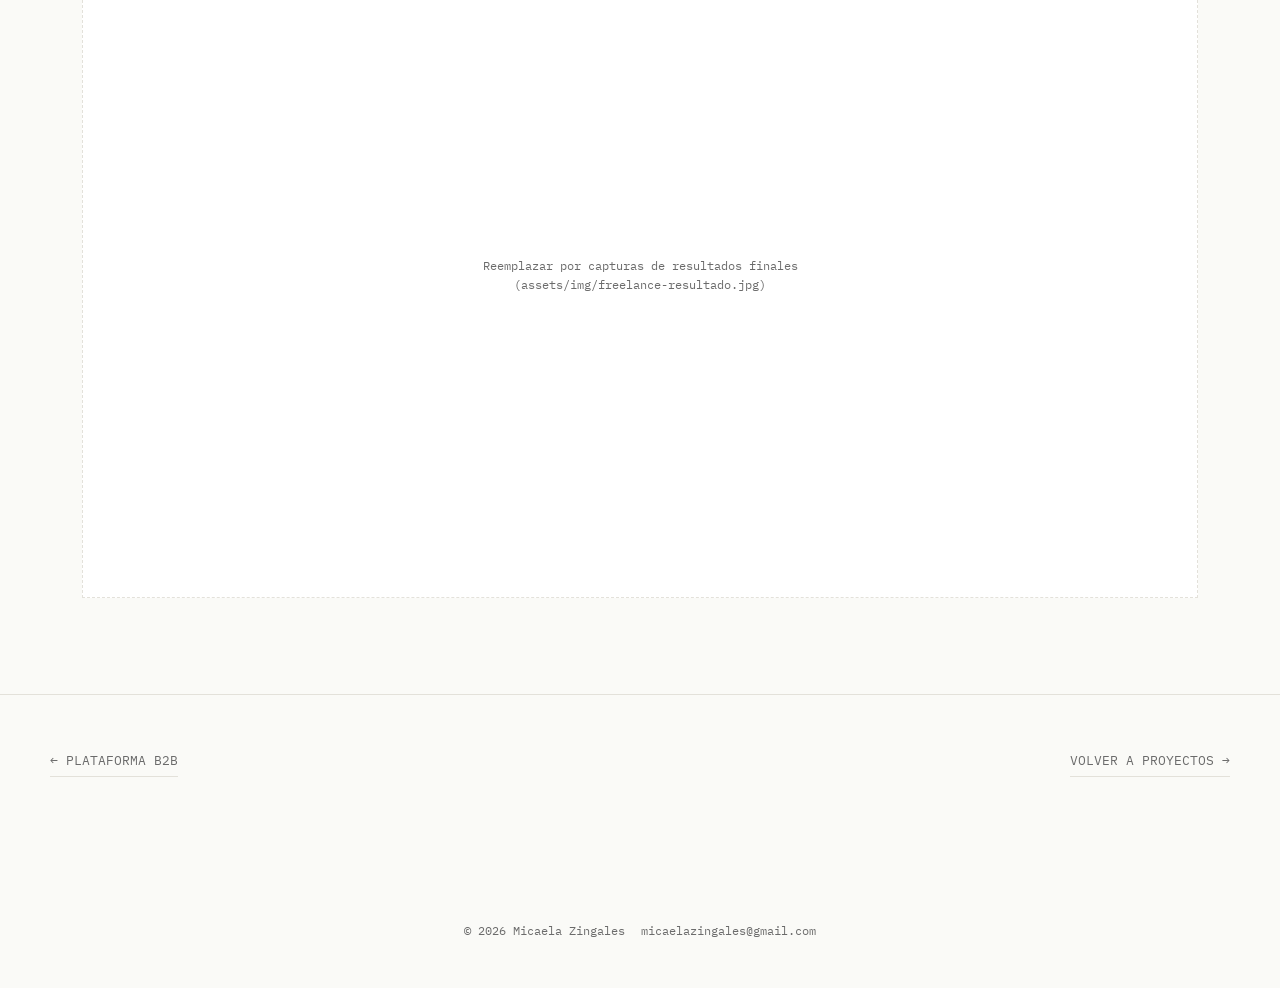
<file: proyecto-freelance.html>
<!DOCTYPE html>
<html lang="es">
<head>
  <meta charset="UTF-8">
  <meta name="viewport" content="width=device-width, initial-scale=1.0">
  <title>Proyectos freelance — Micaela Zingales</title>
  <link rel="stylesheet" href="css/style.css">
</head>
<body>

  <nav class="nav">
    <div class="wrap">
      <a href="index.html" class="nav-logo">Micaela<span>.Zingales</span></a>
      <button class="nav-toggle" aria-label="Abrir menú">
        <span></span><span></span><span></span>
      </button>
      <ul class="nav-links">
        <li><a href="index.html" class="active">Proyectos</a></li>
        <li><a href="sobre-mi.html">Sobre mí</a></li>
        <li><a href="investigacion.html">Investigación</a></li>
        <li><a href="cv.html">CV</a></li>
        <li><a href="contacto.html">Contacto</a></li>
      </ul>
    </div>
  </nav>

  <header class="project-hero">
    <div class="wrap">
      <a href="index.html#proyectos" class="back-link">← Volver a proyectos</a>
      <span class="eyebrow">Freelance · 2017 — Actualidad</span>
      <h1>Proyectos freelance</h1>
      <div class="project-hero-meta">
        <span><strong>Múltiples clientes</strong>Sectores diversos</span>
        <span><strong>UX/UI Designer</strong>Rol</span>
        <span><strong>Gestión integral</strong>Alcance</span>
        <span><strong>Figma</strong>Herramienta principal</span>
      </div>
      <div class="project-hero-visual">
        <p class="placeholder-text">Reemplazar por imagen principal / collage de proyectos<br>(assets/img/freelance-hero.jpg)</p>
      </div>
    </div>
  </header>

  <nav class="case-nav">
    <div class="wrap">
      <ul>
        <li><a href="#contexto">01 Contexto</a></li>
        <li><a href="#proceso">02 Proceso</a></li>
        <li><a href="#resultado">03 Resultado</a></li>
      </ul>
    </div>
  </nav>

  <section class="case-section" id="contexto">
    <div class="wrap">
      <h2>Contexto</h2>
      <p>Desde 2017 trabajo de forma independiente con clientes de distintos sectores, encargándome de la gestión integral de cada proyecto: desde la investigación y definición de requerimientos hasta la entrega final.</p>
      <div class="case-visual">
        <p class="placeholder-text">Reemplazar por selección de proyectos freelance<br>(assets/img/freelance-contexto.jpg)</p>
      </div>
    </div>
  </section>

  <section class="case-section" id="proceso">
    <div class="wrap">
      <h2>Proceso</h2>
      <p>Reemplazá este bloque con ejemplos concretos de tu proceso freelance: research, propuestas de identidad visual, prototipado y validación con cada cliente.</p>
      <div class="case-visual">
        <p class="placeholder-text">Reemplazar por capturas de proceso<br>(assets/img/freelance-proceso.jpg)</p>
      </div>
    </div>
  </section>

  <section class="case-section" id="resultado">
    <div class="wrap">
      <h2>Resultado</h2>
      <p>Diseño de interfaces, identidad visual y entrega final para productos digitales de múltiples sectores, con foco en resolver el problema real de cada cliente.</p>
      <div class="case-visual">
        <p class="placeholder-text">Reemplazar por capturas de resultados finales<br>(assets/img/freelance-resultado.jpg)</p>
      </div>
    </div>
  </section>

  <div class="wrap project-pager">
    <a href="proyecto-brandvan.html">← Plataforma B2B</a>
    <a href="index.html#proyectos">Volver a proyectos →</a>
  </div>

  <footer>
    <div class="wrap" style="display:flex; justify-content:space-between; flex-wrap:wrap; gap:16px;">
      <span>© 2026 Micaela Zingales</span>
      <span><a href="contacto.html">micaelazingales@gmail.com</a></span>
    </div>
  </footer>

  <script src="js/main.js"></script>
</body>
</html>
</file>
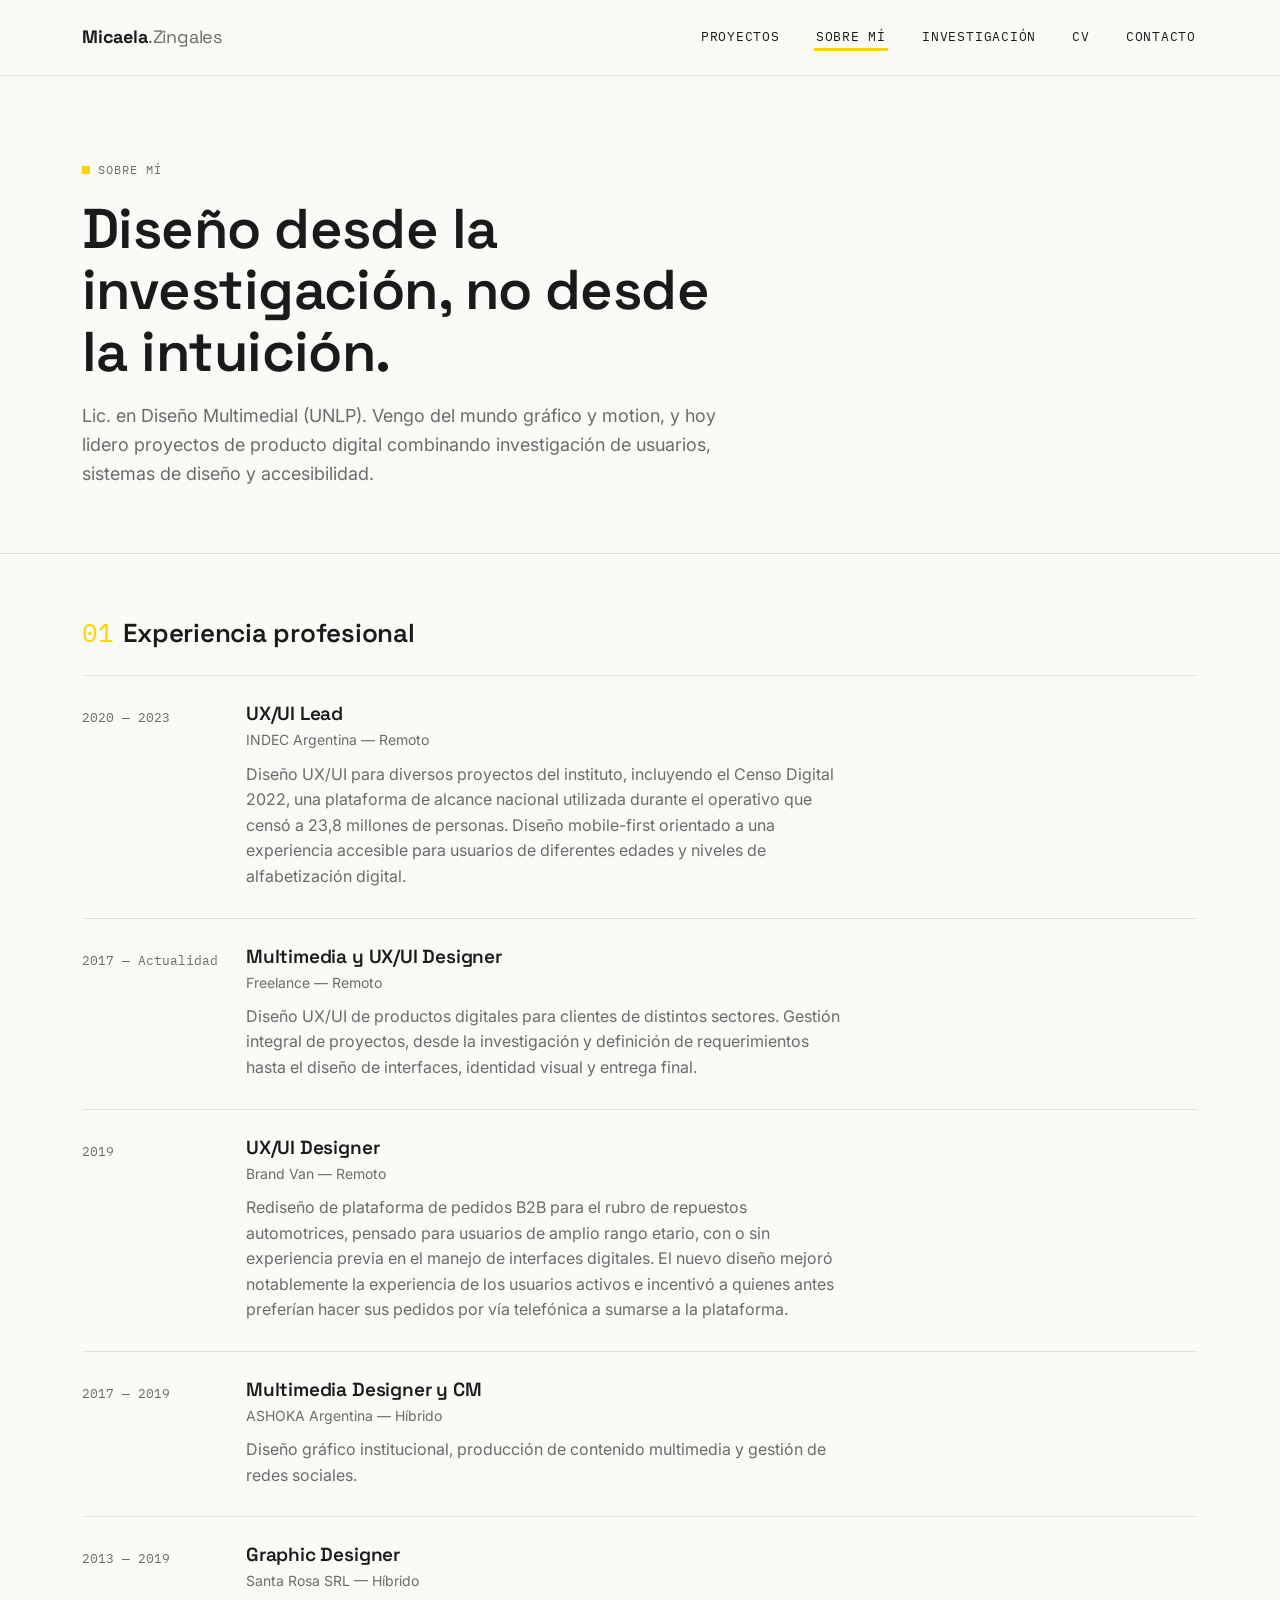
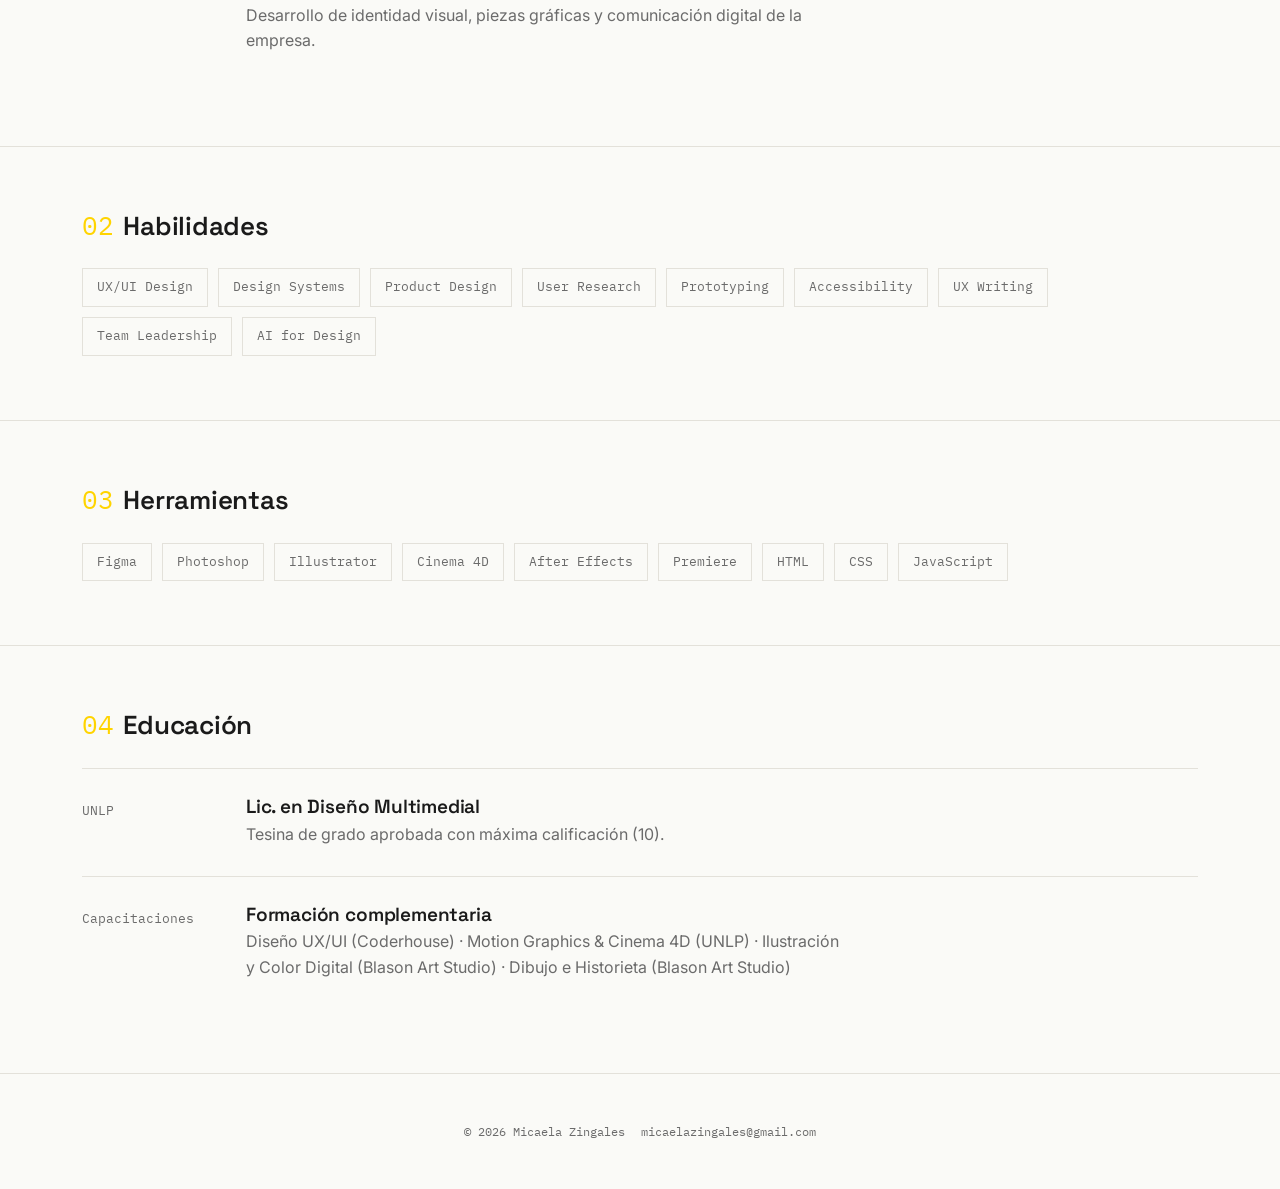
<file: sobre-mi.html>
<!DOCTYPE html>
<html lang="es">
<head>
  <meta charset="UTF-8">
  <meta name="viewport" content="width=device-width, initial-scale=1.0">
  <title>Sobre mí — Micaela Zingales</title>
  <link rel="stylesheet" href="css/style.css">
</head>
<body>

  <nav class="nav">
    <div class="wrap">
      <a href="index.html" class="nav-logo">Micaela<span>.Zingales</span></a>
      <button class="nav-toggle" aria-label="Abrir menú">
        <span></span><span></span><span></span>
      </button>
      <ul class="nav-links">
        <li><a href="index.html">Proyectos</a></li>
        <li><a href="sobre-mi.html" class="active">Sobre mí</a></li>
        <li><a href="investigacion.html">Investigación</a></li>
        <li><a href="cv.html">CV</a></li>
        <li><a href="contacto.html">Contacto</a></li>
      </ul>
    </div>
  </nav>

  <header class="page-hero">
    <div class="wrap">
      <span class="eyebrow">Sobre mí</span>
      <h1>Diseño desde la investigación, no desde la intuición.</h1>
      <p>Lic. en Diseño Multimedial (UNLP). Vengo del mundo gráfico y motion, y hoy lidero proyectos de producto digital combinando investigación de usuarios, sistemas de diseño y accesibilidad.</p>
    </div>
  </header>

  <section class="content-block">
    <div class="wrap">
      <h2><span class="num">01</span>Experiencia profesional</h2>

      <div class="timeline-item">
        <div class="years">2020 — 2023</div>
        <div>
          <h3>UX/UI Lead</h3>
          <p class="role-meta">INDEC Argentina — Remoto</p>
          <p>Diseño UX/UI para diversos proyectos del instituto, incluyendo el Censo Digital 2022, una plataforma de alcance nacional utilizada durante el operativo que censó a 23,8 millones de personas. Diseño mobile-first orientado a una experiencia accesible para usuarios de diferentes edades y niveles de alfabetización digital.</p>
        </div>
      </div>

      <div class="timeline-item">
        <div class="years">2017 — Actualidad</div>
        <div>
          <h3>Multimedia y UX/UI Designer</h3>
          <p class="role-meta">Freelance — Remoto</p>
          <p>Diseño UX/UI de productos digitales para clientes de distintos sectores. Gestión integral de proyectos, desde la investigación y definición de requerimientos hasta el diseño de interfaces, identidad visual y entrega final.</p>
        </div>
      </div>

      <div class="timeline-item">
        <div class="years">2019</div>
        <div>
          <h3>UX/UI Designer</h3>
          <p class="role-meta">Brand Van — Remoto</p>
          <p>Rediseño de plataforma de pedidos B2B para el rubro de repuestos automotrices, pensado para usuarios de amplio rango etario, con o sin experiencia previa en el manejo de interfaces digitales. El nuevo diseño mejoró notablemente la experiencia de los usuarios activos e incentivó a quienes antes preferían hacer sus pedidos por vía telefónica a sumarse a la plataforma.</p>
        </div>
      </div>

      <div class="timeline-item">
        <div class="years">2017 — 2019</div>
        <div>
          <h3>Multimedia Designer y CM</h3>
          <p class="role-meta">ASHOKA Argentina — Híbrido</p>
          <p>Diseño gráfico institucional, producción de contenido multimedia y gestión de redes sociales.</p>
        </div>
      </div>

      <div class="timeline-item">
        <div class="years">2013 — 2019</div>
        <div>
          <h3>Graphic Designer</h3>
          <p class="role-meta">Santa Rosa SRL — Híbrido</p>
          <p>Desarrollo de identidad visual, piezas gráficas y comunicación digital de la empresa.</p>
        </div>
      </div>
    </div>
  </section>

  <section class="content-block">
    <div class="wrap">
      <h2><span class="num">02</span>Habilidades</h2>
      <div class="pill-group">
        <span class="pill">UX/UI Design</span>
        <span class="pill">Design Systems</span>
        <span class="pill">Product Design</span>
        <span class="pill">User Research</span>
        <span class="pill">Prototyping</span>
        <span class="pill">Accessibility</span>
        <span class="pill">UX Writing</span>
        <span class="pill">Team Leadership</span>
        <span class="pill">AI for Design</span>
      </div>
    </div>
  </section>

  <section class="content-block">
    <div class="wrap">
      <h2><span class="num">03</span>Herramientas</h2>
      <div class="pill-group">
        <span class="pill">Figma</span>
        <span class="pill">Photoshop</span>
        <span class="pill">Illustrator</span>
        <span class="pill">Cinema 4D</span>
        <span class="pill">After Effects</span>
        <span class="pill">Premiere</span>
        <span class="pill">HTML</span>
        <span class="pill">CSS</span>
        <span class="pill">JavaScript</span>
      </div>
    </div>
  </section>

  <section class="content-block">
    <div class="wrap">
      <h2><span class="num">04</span>Educación</h2>
      <div class="timeline-item">
        <div class="years">UNLP</div>
        <div>
          <h3>Lic. en Diseño Multimedial</h3>
          <p>Tesina de grado aprobada con máxima calificación (10).</p>
        </div>
      </div>
      <div class="timeline-item">
        <div class="years">Capacitaciones</div>
        <div>
          <h3>Formación complementaria</h3>
          <p>Diseño UX/UI (Coderhouse) · Motion Graphics &amp; Cinema 4D (UNLP) · Ilustración y Color Digital (Blason Art Studio) · Dibujo e Historieta (Blason Art Studio)</p>
        </div>
      </div>
    </div>
  </section>

  <footer>
    <div class="wrap" style="display:flex; justify-content:space-between; flex-wrap:wrap; gap:16px;">
      <span>© 2026 Micaela Zingales</span>
      <span><a href="contacto.html">micaelazingales@gmail.com</a></span>
    </div>
  </footer>

  <script src="js/main.js"></script>
</body>
</html>
</file>
<file: css/style.css>
/* ==========================================================================
   Micaela Zingales — Portfolio
   Sistema de diseño: papel + tinta + post-it amarillo
   ========================================================================== */

@import url('https://fonts.googleapis.com/css2?family=Space+Grotesk:wght@400;500;600;700&family=Inter:wght@400;500;600&family=IBM+Plex+Mono:wght@400;500&display=swap');

:root {
  --bg: #FAFAF7;
  --ink: #1A1A1A;
  --ink-soft: #6B6B6B;
  --line: #E3E1DA;
  --accent: #FFD400;
  --accent-ink: #1A1A1A;
  --card-bg: #FFFFFF;

  --font-display: 'Space Grotesk', sans-serif;
  --font-body: 'Inter', sans-serif;
  --font-mono: 'IBM Plex Mono', monospace;

  --max-width: 1180px;
  --nav-height: 76px;
}

* { box-sizing: border-box; margin: 0; padding: 0; }

html {
  scroll-behavior: smooth;
  scroll-padding-top: var(--nav-height);
}

body {
  background: var(--bg);
  color: var(--ink);
  font-family: var(--font-body);
  font-size: 16px;
  line-height: 1.6;
  -webkit-font-smoothing: antialiased;
}

img { max-width: 100%; display: block; }

a { color: inherit; text-decoration: none; }

.wrap {
  max-width: var(--max-width);
  margin: 0 auto;
  padding: 0 32px;
}

@media (max-width: 640px) {
  .wrap { padding: 0 20px; }
}

/* -------------------- Utilidades tipográficas -------------------- */

.eyebrow {
  font-family: var(--font-mono);
  font-size: 12px;
  letter-spacing: 0.08em;
  text-transform: uppercase;
  color: var(--ink-soft);
  display: inline-flex;
  align-items: center;
  gap: 8px;
}

.eyebrow::before {
  content: '';
  width: 8px;
  height: 8px;
  background: var(--accent);
  display: inline-block;
}

h1, h2, h3 {
  font-family: var(--font-display);
  font-weight: 600;
  line-height: 1.1;
  letter-spacing: -0.01em;
}

/* -------------------- Navegación -------------------- */

.nav {
  position: fixed;
  top: 0; left: 0; right: 0;
  height: var(--nav-height);
  display: flex;
  align-items: center;
  background: rgba(250, 250, 247, 0.92);
  backdrop-filter: blur(8px);
  border-bottom: 1px solid var(--line);
  z-index: 100;
}

.nav .wrap {
  display: flex;
  align-items: center;
  justify-content: space-between;
  width: 100%;
}

.nav-logo {
  font-family: var(--font-display);
  font-weight: 700;
  font-size: 18px;
  letter-spacing: -0.01em;
}

.nav-logo span { color: var(--ink-soft); font-weight: 400; }

.nav-links {
  display: flex;
  gap: 32px;
  list-style: none;
  font-family: var(--font-mono);
  font-size: 13px;
  text-transform: uppercase;
  letter-spacing: 0.06em;
}

.nav-links a {
  position: relative;
  padding: 6px 2px;
  color: var(--ink);
  transition: color 0.2s ease;
}

.nav-links a::after {
  content: '';
  position: absolute;
  left: 0; bottom: 0;
  width: 100%;
  height: 3px;
  background: var(--accent);
  transform: scaleX(0);
  transform-origin: left;
  transition: transform 0.25s ease;
}

.nav-links a:hover::after,
.nav-links a.active::after {
  transform: scaleX(1);
}

.nav-toggle {
  display: none;
  flex-direction: column;
  gap: 5px;
  background: none;
  border: none;
  cursor: pointer;
  padding: 8px;
}

.nav-toggle span {
  width: 22px;
  height: 2px;
  background: var(--ink);
}

@media (max-width: 780px) {
  .nav-links {
    position: fixed;
    top: var(--nav-height);
    left: 0; right: 0;
    background: var(--bg);
    border-bottom: 1px solid var(--line);
    flex-direction: column;
    gap: 0;
    max-height: 0;
    overflow: hidden;
    transition: max-height 0.3s ease;
  }
  .nav-links.open { max-height: 320px; }
  .nav-links li { border-top: 1px solid var(--line); width: 100%; }
  .nav-links a { display: block; padding: 18px 32px; }
  .nav-toggle { display: flex; }
}

/* -------------------- Hero -------------------- */

.hero {
  padding: calc(var(--nav-height) + 96px) 0 96px;
  border-bottom: 1px solid var(--line);
}

.hero-name {
  font-size: clamp(48px, 9vw, 104px);
  margin-top: 20px;
  max-width: 16ch;
}

.hero-bio {
  margin-top: 28px;
  max-width: 56ch;
  font-size: 19px;
  color: var(--ink-soft);
}

.hero-meta {
  margin-top: 40px;
  display: flex;
  flex-wrap: wrap;
  gap: 28px;
  font-family: var(--font-mono);
  font-size: 13px;
  color: var(--ink-soft);
}

.hero-meta strong {
  color: var(--ink);
  font-weight: 500;
}

/* -------------------- Post-it tag (elemento de firma) -------------------- */

.tag {
  display: inline-block;
  background: var(--accent);
  color: var(--accent-ink);
  font-family: var(--font-mono);
  font-size: 12px;
  letter-spacing: 0.04em;
  text-transform: uppercase;
  padding: 5px 12px;
  transform: rotate(-2deg);
  box-shadow: 2px 3px 0 rgba(0,0,0,0.08);
  transition: transform 0.2s ease;
}

/* -------------------- Sección de proyectos -------------------- */

.section-label {
  padding: 56px 0 24px;
}

.projects {
  border-top: 1px solid var(--line);
}

.project-row {
  display: grid;
  grid-template-columns: 1fr 1.2fr;
  gap: 56px;
  padding: 64px 0;
  border-bottom: 1px solid var(--line);
  align-items: center;
}

.project-row:nth-child(even) { direction: rtl; }
.project-row:nth-child(even) > * { direction: ltr; }

.project-info .eyebrow { margin-bottom: 18px; }

.project-title {
  font-size: clamp(28px, 4vw, 40px);
  margin-bottom: 16px;
}

.project-desc {
  color: var(--ink-soft);
  max-width: 46ch;
  margin-bottom: 24px;
}

.project-link {
  font-family: var(--font-mono);
  font-size: 13px;
  text-transform: uppercase;
  letter-spacing: 0.05em;
  display: inline-flex;
  align-items: center;
  gap: 8px;
  border-bottom: 1px solid var(--ink);
  padding-bottom: 3px;
}

.project-link::after { content: '→'; transition: transform 0.2s ease; }
.project-link:hover::after { transform: translateX(4px); }

.project-visual {
  position: relative;
  aspect-ratio: 4 / 3;
  background: var(--card-bg);
  border: 1px dashed var(--line);
  display: flex;
  align-items: center;
  justify-content: center;
  overflow: hidden;
}

.project-visual img { width: 100%; height: 100%; object-fit: cover; }

.project-visual .placeholder-text {
  font-family: var(--font-mono);
  font-size: 12px;
  color: var(--ink-soft);
  text-align: center;
  padding: 24px;
}

.project-visual .tag {
  position: absolute;
  top: 20px;
  left: 20px;
  z-index: 2;
}

.project-row:hover .tag { transform: rotate(0deg) translateY(-2px); }

@media (max-width: 780px) {
  .project-row, .project-row:nth-child(even) {
    grid-template-columns: 1fr;
    direction: ltr;
    gap: 28px;
    padding: 48px 0;
  }
}

/* -------------------- Secciones genéricas -------------------- */

.page-hero {
  padding: calc(var(--nav-height) + 80px) 0 64px;
  border-bottom: 1px solid var(--line);
}

.page-hero h1 { font-size: clamp(36px, 6vw, 56px); margin-top: 16px; max-width: 18ch; }
.page-hero p { margin-top: 20px; max-width: 60ch; color: var(--ink-soft); font-size: 18px; }

.content-block {
  padding: 64px 0;
  border-bottom: 1px solid var(--line);
}

.content-block h2 {
  font-size: 26px;
  margin-bottom: 28px;
}

.content-block h2 .num {
  font-family: var(--font-mono);
  color: var(--accent);
  font-weight: 400;
  margin-right: 10px;
}

/* -------------------- Grillas de skills / experiencia -------------------- */

.pill-group {
  display: flex;
  flex-wrap: wrap;
  gap: 10px;
}

.pill {
  font-family: var(--font-mono);
  font-size: 13px;
  border: 1px solid var(--line);
  padding: 8px 14px;
  color: var(--ink-soft);
}

.timeline-item {
  display: grid;
  grid-template-columns: 140px 1fr;
  gap: 24px;
  padding: 28px 0;
  border-top: 1px solid var(--line);
}

.timeline-item:first-child { border-top: none; }

.timeline-item .years {
  font-family: var(--font-mono);
  font-size: 13px;
  color: var(--ink-soft);
  padding-top: 4px;
}

.timeline-item h3 { font-size: 19px; margin-bottom: 4px; }
.timeline-item .role-meta { color: var(--ink-soft); font-size: 14px; margin-bottom: 10px; }
.timeline-item p:last-child { color: var(--ink-soft); max-width: 60ch; }

@media (max-width: 640px) {
  .timeline-item { grid-template-columns: 1fr; gap: 8px; }
}

/* -------------------- CV page -------------------- */

.cv-download {
  display: inline-flex;
  align-items: center;
  gap: 12px;
  background: var(--ink);
  color: var(--bg);
  font-family: var(--font-mono);
  font-size: 14px;
  text-transform: uppercase;
  letter-spacing: 0.05em;
  padding: 16px 24px;
  margin-top: 8px;
  transition: background 0.2s ease;
}

.cv-download:hover { background: #000; }

.cv-embed {
  margin-top: 48px;
  border: 1px solid var(--line);
  aspect-ratio: 1 / 1.3;
  max-width: 720px;
}

.cv-embed iframe { width: 100%; height: 100%; border: none; }

/* -------------------- Contacto -------------------- */

.contact-list { list-style: none; }

.contact-list li {
  border-top: 1px solid var(--line);
  padding: 28px 0;
  display: flex;
  justify-content: space-between;
  align-items: baseline;
  flex-wrap: wrap;
  gap: 8px;
}

.contact-list li:last-child { border-bottom: 1px solid var(--line); }

.contact-list .label {
  font-family: var(--font-mono);
  font-size: 13px;
  text-transform: uppercase;
  color: var(--ink-soft);
}

.contact-list .value {
  font-size: 20px;
  font-family: var(--font-display);
}

.contact-list a.value:hover { color: var(--accent); text-decoration: underline; text-decoration-color: var(--accent); }

/* -------------------- Proyecto individual -------------------- */

.project-hero {
  padding: calc(var(--nav-height) + 80px) 0 56px;
}

.project-hero .back-link {
  font-family: var(--font-mono);
  font-size: 13px;
  color: var(--ink-soft);
  display: inline-flex;
  align-items: center;
  gap: 8px;
  margin-bottom: 24px;
}

.project-hero h1 { font-size: clamp(32px, 6vw, 60px); }

.project-hero-meta {
  display: flex;
  gap: 32px;
  margin-top: 28px;
  flex-wrap: wrap;
  font-family: var(--font-mono);
  font-size: 13px;
  color: var(--ink-soft);
}

.project-hero-meta strong { color: var(--ink); display: block; font-family: var(--font-body); font-size: 15px; margin-bottom: 4px; }

.project-hero-visual {
  margin-top: 48px;
  aspect-ratio: 16/8;
  background: var(--card-bg);
  border: 1px dashed var(--line);
  display: flex;
  align-items: center;
  justify-content: center;
}

/* Paginador de caso (Contexto / Proceso / Resultado) */

.case-nav {
  position: sticky;
  top: var(--nav-height);
  background: var(--bg);
  border-top: 1px solid var(--line);
  border-bottom: 1px solid var(--line);
  z-index: 50;
}

.case-nav ul {
  display: flex;
  list-style: none;
  gap: 0;
}

.case-nav a {
  display: block;
  padding: 18px 0;
  margin-right: 40px;
  font-family: var(--font-mono);
  font-size: 13px;
  text-transform: uppercase;
  letter-spacing: 0.05em;
  color: var(--ink-soft);
  border-bottom: 3px solid transparent;
}

.case-nav a.active { color: var(--ink); border-bottom-color: var(--accent); }

.case-section { padding: 64px 0; border-bottom: 1px solid var(--line); }
.case-section h2 { font-size: 30px; margin-bottom: 24px; }
.case-section p { color: var(--ink-soft); max-width: 68ch; margin-bottom: 18px; font-size: 17px; }

.case-visual {
  margin: 32px 0;
  aspect-ratio: 16/9;
  background: var(--card-bg);
  border: 1px dashed var(--line);
  display: flex;
  align-items: center;
  justify-content: center;
}

.case-visual .placeholder-text, .project-hero-visual .placeholder-text {
  font-family: var(--font-mono);
  font-size: 12px;
  color: var(--ink-soft);
  text-align: center;
  padding: 24px;
}

.project-pager {
  display: flex;
  justify-content: space-between;
  padding: 56px 0 96px;
  flex-wrap: wrap;
  gap: 16px;
}

.project-pager a {
  font-family: var(--font-mono);
  font-size: 13px;
  text-transform: uppercase;
  color: var(--ink-soft);
  border-bottom: 1px solid var(--line);
  padding-bottom: 4px;
}

.project-pager a:hover { color: var(--ink); border-color: var(--ink); }

/* -------------------- Footer -------------------- */

footer {
  padding: 48px 0;
  display: flex;
  justify-content: space-between;
  align-items: center;
  flex-wrap: wrap;
  gap: 16px;
  font-family: var(--font-mono);
  font-size: 12px;
  color: var(--ink-soft);
}

footer a:hover { color: var(--ink); }
</file>
